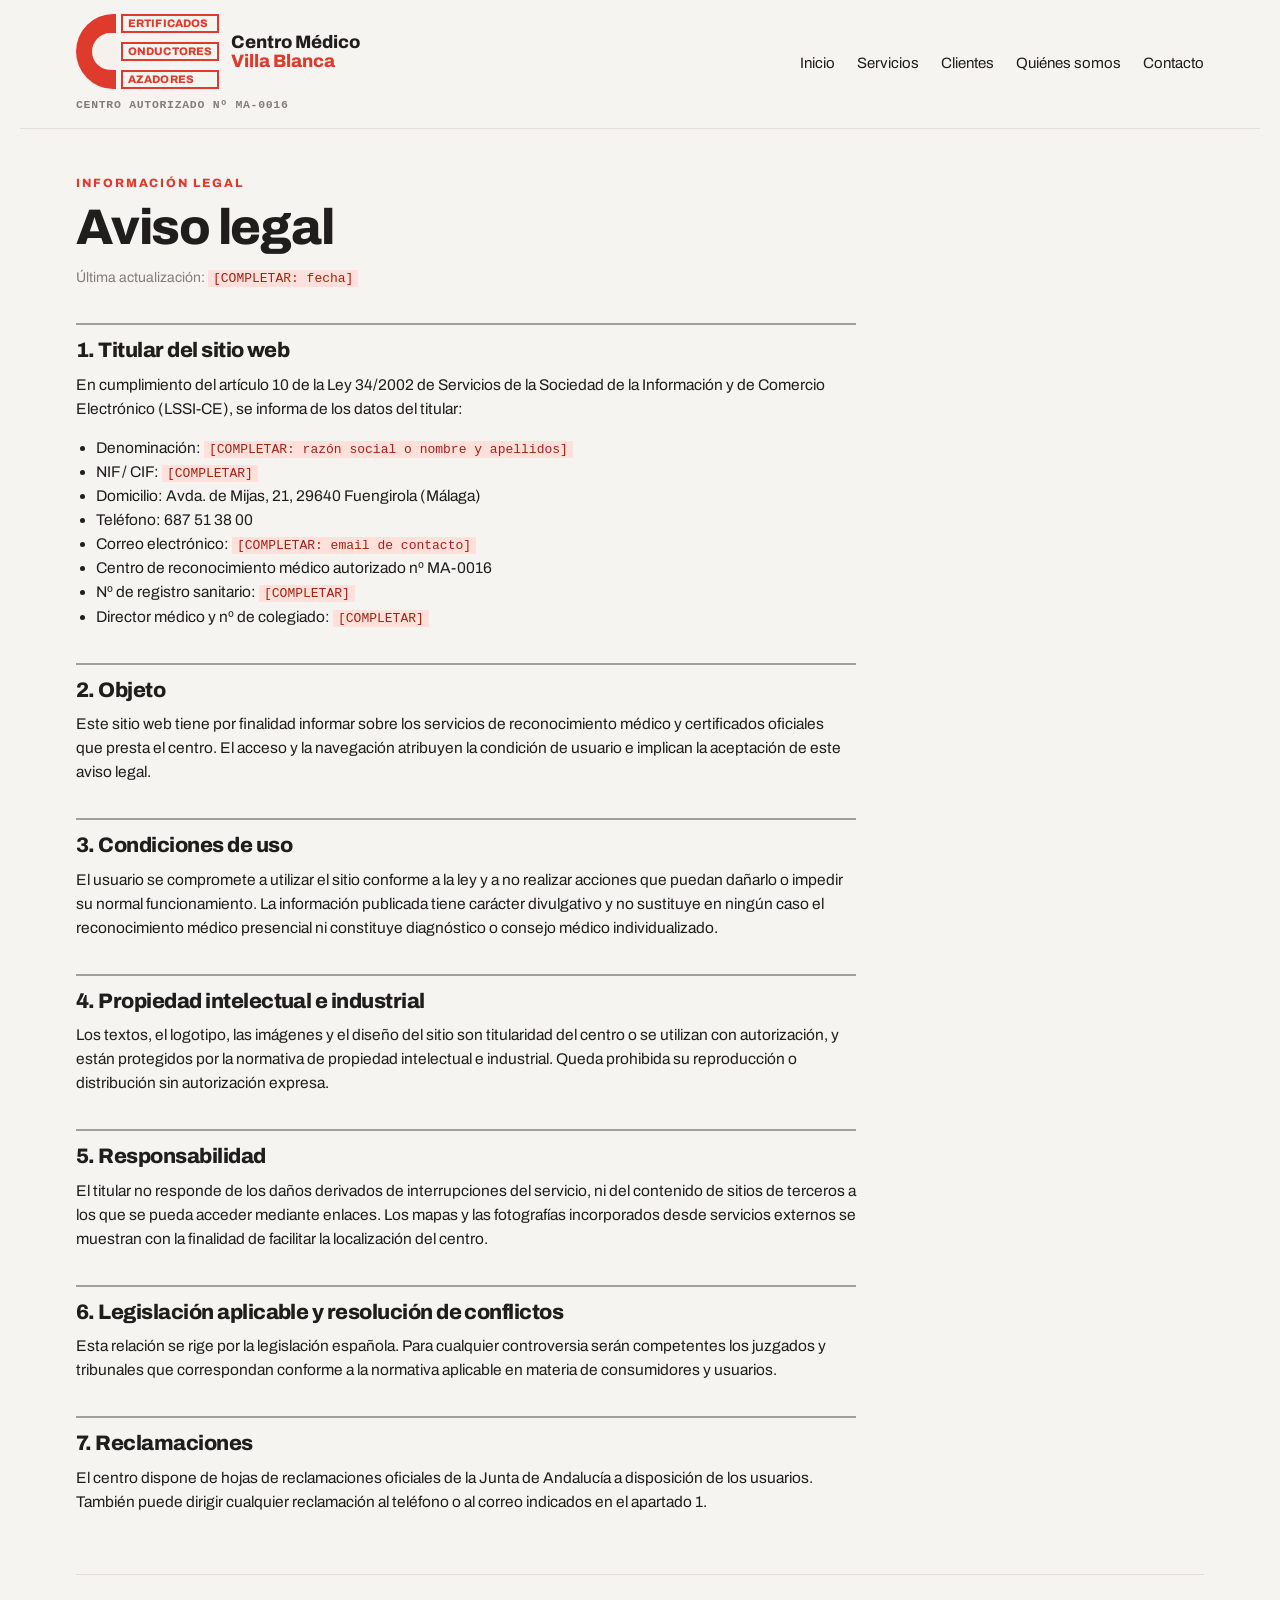
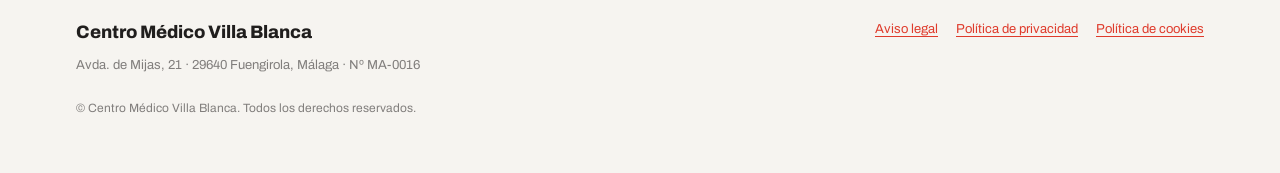
<file: aviso-legal.html>
<!DOCTYPE html>
<html lang="es">
<head>
<meta charset="utf-8">
<meta name="viewport" content="width=device-width, initial-scale=1">
<title>Aviso legal — Centro Médico Villa Blanca</title>
<meta name="description" content="Datos del titular del sitio, condiciones de uso y responsabilidad.">
<link rel="stylesheet" href="styles.css">
<style>:root,html{--color-accent:#df3b2c!important;--color-accent-600:#c62d1f!important;--color-accent-700:#a32213!important;--color-bg:#f5f2ed!important;--color-surface:#ebe6df!important}body{margin:0;background:#f5f2ed!important}.vb-shell{max-width:1180px;margin:0 auto;border-left:2px solid rgba(32,30,29,.4);border-right:2px solid rgba(32,30,29,.4)}.vb-x{padding-left:40px;padding-right:40px}.vb-top{display:flex;gap:20px;flex-wrap:wrap;align-items:center;justify-content:space-between;padding:8px 40px;background:#201e1d;color:#f5f2ed;font-size:12.5px;font-family:ui-monospace,monospace;letter-spacing:.03em}.vb-top a{color:#f5f2ed;text-decoration:none}.vb-head{position:sticky;top:0;z-index:5;background:#f5f2ed;flex-wrap:wrap}.vb-c{position:relative;flex:none;background:#df3b2c;border-radius:999px 0 0 999px}.vb-c::after{content:"";position:absolute;right:-1px;top:25%;width:62%;height:50%;background:#f5f2ed;border-radius:999px 0 0 999px}.vb-logo{display:flex;align-items:stretch;gap:5px}.vb-words{display:grid;gap:9px}.vb-word{border:2px solid #df3b2c;color:#df3b2c;font-family:Archivo,sans-serif;font-weight:800;line-height:1;letter-spacing:.01em;text-transform:uppercase;font-size:11px;padding:2px 5px}.vb-doc{max-width:52em}.vb-doc h2{font-size:21px;margin:34px 0 10px;padding-top:14px;border-top:2px solid rgba(32,30,29,.4)}.vb-doc p,.vb-doc li{font-size:15.5px}.vb-doc ul{padding-left:20px}.vb-fill{background:#ffe0da;color:#a32213;font-family:ui-monospace,monospace;font-size:13px;padding:1px 5px}@media(max-width:640px){.vb-shell{border-left:0;border-right:0}.vb-x{padding-left:18px;padding-right:18px}.vb-top{padding:8px 18px;font-size:11px;gap:8px}.vb-head{position:static;padding:12px 18px}}</style>
<link rel="stylesheet" href="modern.css">
</head>
<body>
<div class="vb-shell">

<header class="nav vb-head">
<div class="nav-brand vb-brand"><div class="vb-brand-row"><div class="vb-logo"><div class="vb-c" style="width:40px"></div><div class="vb-words"><div class="vb-word">ertificados</div><div class="vb-word">onductores</div><div class="vb-word">azadores</div></div></div><span style="line-height:1.05">Centro Médico<br><span style="color:#df3b2c">Villa Blanca</span></span></div><div class="vb-sello">Centro autorizado Nº MA-0016</div></div>
<nav style="display:flex;gap:22px;align-items:center;flex-wrap:wrap"><a href="index.html">Inicio</a><a href="servicios.html">Servicios</a><a href="clientes.html">Clientes</a><a href="nosotros.html">Quiénes somos</a><a href="contacto.html">Contacto</a></nav>
</header>
<section class="vb-x" style="padding-top:48px;padding-bottom:48px">
<h6 style="color:#df3b2c;margin-bottom:12px">Información legal</h6>
<h1 style="font-size:clamp(30px,4.4vw,50px);margin-bottom:14px">Aviso legal</h1>
<p class="text-muted" style="font-size:14px">Última actualización: <span class="vb-fill">[COMPLETAR: fecha]</span></p>
<div class="vb-doc">
<h2>1. Titular del sitio web</h2>
<p>En cumplimiento del artículo 10 de la Ley 34/2002 de Servicios de la Sociedad de la Información y de Comercio Electrónico (LSSI-CE), se informa de los datos del titular:</p>
<ul>
<li>Denominación: <span class="vb-fill">[COMPLETAR: razón social o nombre y apellidos]</span></li>
<li>NIF / CIF: <span class="vb-fill">[COMPLETAR]</span></li>
<li>Domicilio: Avda. de Mijas, 21, 29640 Fuengirola (Málaga)</li>
<li>Teléfono: 687 51 38 00</li>
<li>Correo electrónico: <span class="vb-fill">[COMPLETAR: email de contacto]</span></li>
<li>Centro de reconocimiento médico autorizado nº MA-0016</li>
<li>Nº de registro sanitario: <span class="vb-fill">[COMPLETAR]</span></li>
<li>Director médico y nº de colegiado: <span class="vb-fill">[COMPLETAR]</span></li>
</ul>
<h2>2. Objeto</h2>
<p>Este sitio web tiene por finalidad informar sobre los servicios de reconocimiento médico y certificados oficiales que presta el centro. El acceso y la navegación atribuyen la condición de usuario e implican la aceptación de este aviso legal.</p>
<h2>3. Condiciones de uso</h2>
<p>El usuario se compromete a utilizar el sitio conforme a la ley y a no realizar acciones que puedan dañarlo o impedir su normal funcionamiento. La información publicada tiene carácter divulgativo y no sustituye en ningún caso el reconocimiento médico presencial ni constituye diagnóstico o consejo médico individualizado.</p>
<h2>4. Propiedad intelectual e industrial</h2>
<p>Los textos, el logotipo, las imágenes y el diseño del sitio son titularidad del centro o se utilizan con autorización, y están protegidos por la normativa de propiedad intelectual e industrial. Queda prohibida su reproducción o distribución sin autorización expresa.</p>
<h2>5. Responsabilidad</h2>
<p>El titular no responde de los daños derivados de interrupciones del servicio, ni del contenido de sitios de terceros a los que se pueda acceder mediante enlaces. Los mapas y las fotografías incorporados desde servicios externos se muestran con la finalidad de facilitar la localización del centro.</p>
<h2>6. Legislación aplicable y resolución de conflictos</h2>
<p>Esta relación se rige por la legislación española. Para cualquier controversia serán competentes los juzgados y tribunales que correspondan conforme a la normativa aplicable en materia de consumidores y usuarios.</p>
<h2>7. Reclamaciones</h2>
<p>El centro dispone de hojas de reclamaciones oficiales de la Junta de Andalucía a disposición de los usuarios. También puede dirigir cualquier reclamación al teléfono o al correo indicados en el apartado 1.</p>
</div>
</section>
<footer class="vb-x" style="border-top:2px solid rgba(32,30,29,.4);padding-top:32px;padding-bottom:32px;display:flex;gap:24px;justify-content:space-between;flex-wrap:wrap">
<div><div style="font-family:Archivo,sans-serif;font-weight:800;font-size:18px;margin-bottom:8px">Centro Médico Villa Blanca</div><div class="text-muted" style="font-size:13px">Avda. de Mijas, 21 · 29640 Fuengirola, Málaga · Nº MA-0016</div></div>
<div style="display:flex;gap:18px;flex-wrap:wrap;font-size:13px;align-content:flex-start"><a href="aviso-legal.html" aria-current="page">Aviso legal</a><a href="politica-de-privacidad.html">Política de privacidad</a><a href="politica-de-cookies.html">Política de cookies</a></div>
<div class="text-muted" style="font-size:12px;width:100%">© Centro Médico Villa Blanca. Todos los derechos reservados.</div>
</footer>
</div>
</body>
</html>
</file>
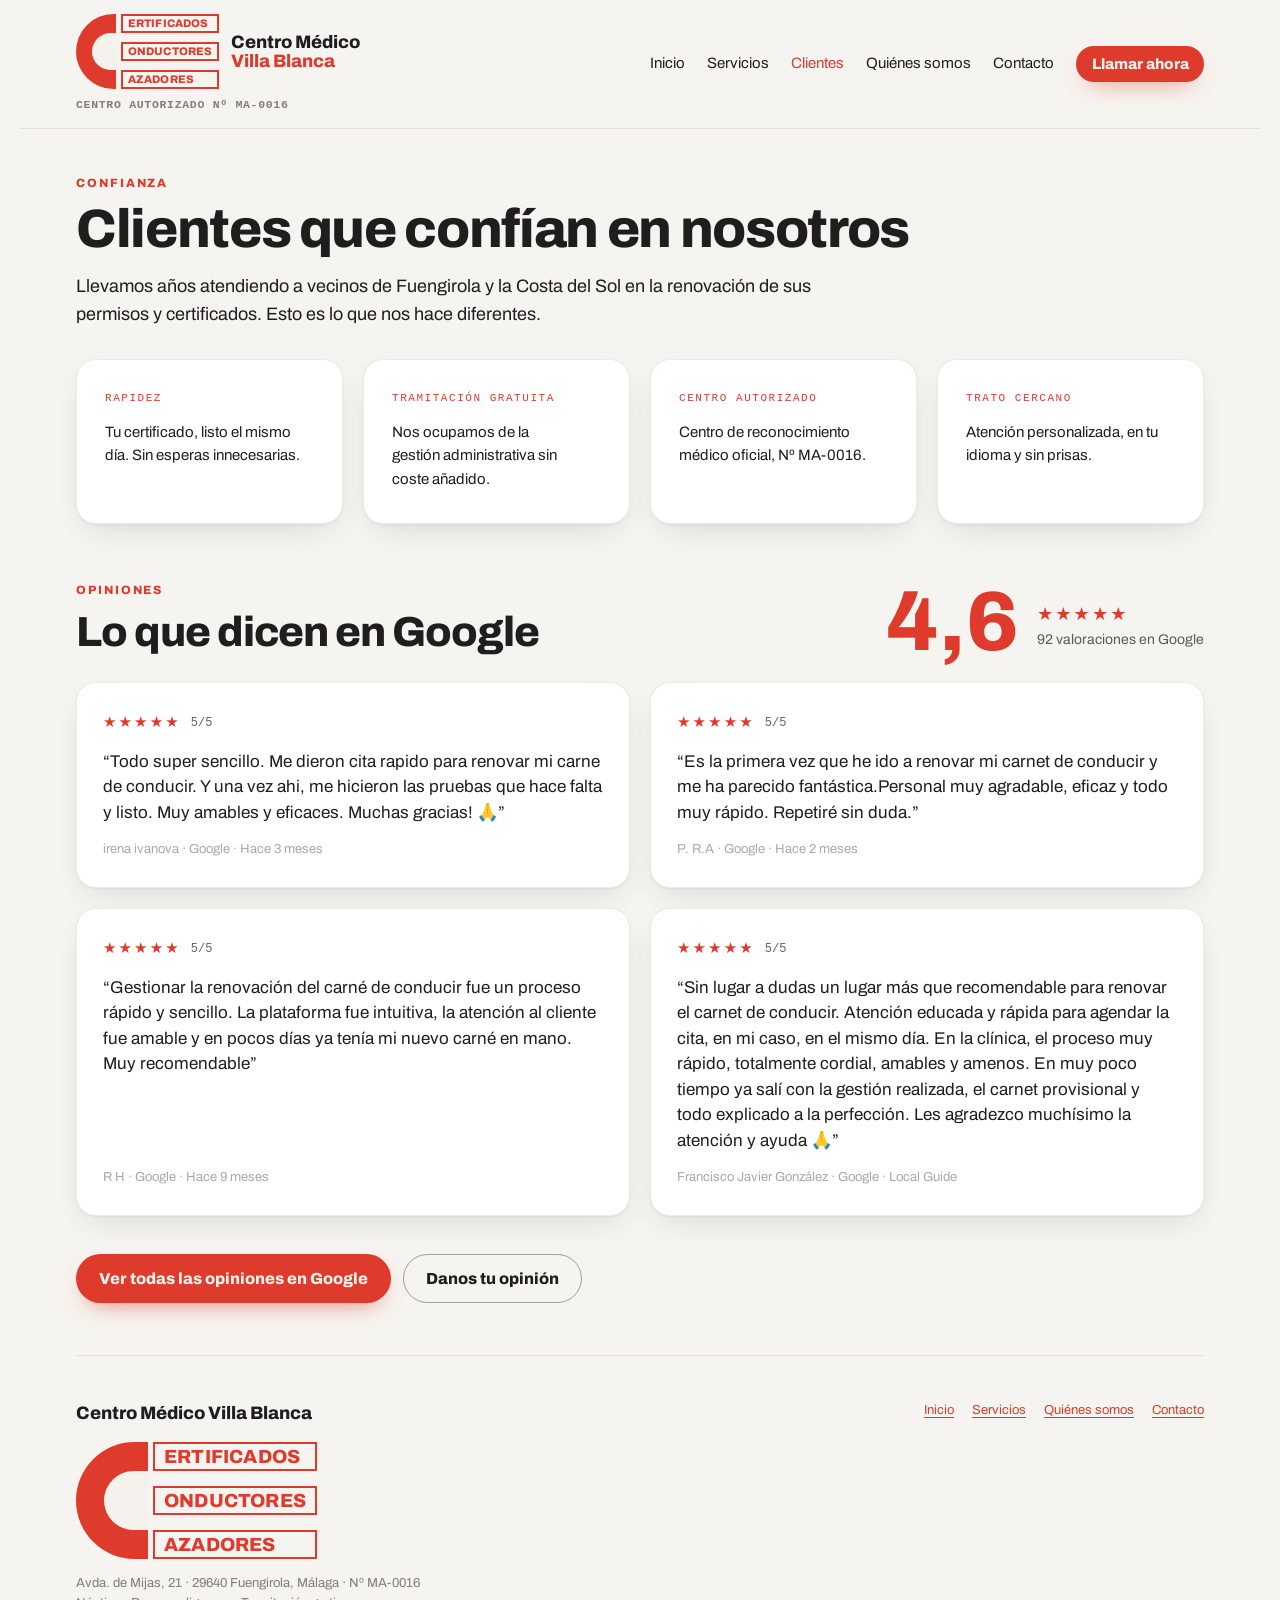
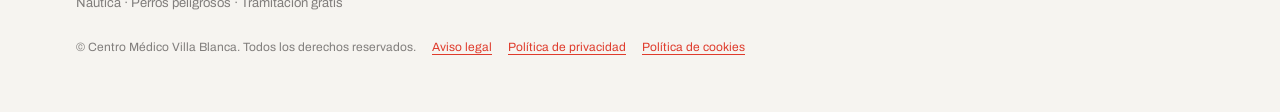
<file: clientes.html>
<!DOCTYPE html>
<html lang="es">
<head>
<meta charset="utf-8">
<meta name="viewport" content="width=device-width, initial-scale=1">
<title>Opiniones — Centro Médico Villa Blanca</title>
<meta name="description" content="4,6 sobre 5 en Google con 92 valoraciones. Opiniones de clientes del Centro Médico Villa Blanca, Fuengirola.">
<link rel="stylesheet" href="styles.css">
<style>:root,html{--color-accent:#df3b2c!important;--color-accent-600:#c62d1f!important;--color-accent-700:#a32213!important;--color-bg:#f5f2ed!important;--color-surface:#ebe6df!important}html{scroll-behavior:smooth}body{margin:0;background:#f5f2ed!important}img{max-width:100%}.vb-shell{max-width:1180px;margin:0 auto;border-left:2px solid rgba(32,30,29,.4);border-right:2px solid rgba(32,30,29,.4)}.vb-x{padding-left:40px;padding-right:40px}.vb-top{display:flex;gap:20px;flex-wrap:wrap;align-items:center;justify-content:space-between;padding:8px 40px;background:#201e1d;color:#f5f2ed;font-size:12.5px;font-family:ui-monospace,monospace;letter-spacing:.03em}.vb-top a{color:#f5f2ed;text-decoration:none}.vb-head{position:sticky;top:0;z-index:5;background:#f5f2ed;flex-wrap:wrap}.vb-4{display:grid;grid-template-columns:repeat(4,1fr)}.vb-3{display:grid;grid-template-columns:repeat(3,1fr)}.vb-cell{border-right:2px solid rgba(32,30,29,.4);border-bottom:2px solid rgba(32,30,29,.4);padding:30px 26px}.vb-num{font-family:ui-monospace,monospace;font-size:11px;letter-spacing:.1em;color:#df3b2c;margin-bottom:16px}.vb-c{position:relative;flex:none;background:#df3b2c;border-radius:999px 0 0 999px}.vb-c::after{content:"";position:absolute;right:-1px;top:25%;width:62%;height:50%;background:#f5f2ed;border-radius:999px 0 0 999px}.vb-logo{display:flex;align-items:stretch;gap:5px}.vb-words{display:grid;gap:9px}.vb-word{border:2px solid #df3b2c;color:#df3b2c;font-family:Archivo,sans-serif;font-weight:800;line-height:1;letter-spacing:.01em;text-transform:uppercase;font-size:11px;padding:2px 5px}.vb-band{background:#df3b2c;color:#f5f2ed;padding:44px 40px;display:flex;gap:32px;justify-content:space-between;align-items:flex-end;flex-wrap:wrap}.vb-cta{display:flex;gap:12px;flex-wrap:wrap}.vb-cta .btn{font-size:16px;padding:14px 22px}.vb-arrow{width:44px;height:44px;padding:0;justify-content:center;font-size:18px;border:2px solid rgba(245,242,237,.65);color:#f5f2ed;background:transparent}.vb-arrow:hover{background:rgba(245,242,237,.16)}.vb-arrow:active{background:rgba(245,242,237,.28)}@media(max-width:1000px){.vb-4{grid-template-columns:1fr 1fr}}@media(max-width:820px){.vb-4,.vb-3{grid-template-columns:1fr}}@media(max-width:640px){.vb-shell{border-left:0;border-right:0}.vb-x{padding-left:18px;padding-right:18px}.vb-top{padding:8px 18px;font-size:11px;gap:8px}.vb-head{position:static;padding:12px 18px}.vb-cell{padding:22px 18px}.vb-band{padding:32px 18px}.vb-cta .btn{width:100%;justify-content:flex-start}}</style>
<link rel="stylesheet" href="modern.css">
</head>
<body>
<div class="vb-shell">

<header class="nav vb-head">
<div class="nav-brand vb-brand"><div class="vb-brand-row"><div class="vb-logo"><div class="vb-c" style="width:40px"></div><div class="vb-words"><div class="vb-word">ertificados</div><div class="vb-word">onductores</div><div class="vb-word">azadores</div></div></div><span style="line-height:1.05">Centro Médico<br><span style="color:#df3b2c">Villa Blanca</span></span></div><div class="vb-sello">Centro autorizado Nº MA-0016</div></div>
<nav style="display:flex;gap:22px;align-items:center;flex-wrap:wrap"><a href="index.html">Inicio</a><a href="servicios.html">Servicios</a><a href="clientes.html" aria-current="page">Clientes</a><a href="nosotros.html">Quiénes somos</a><a href="contacto.html">Contacto</a><a class="btn btn-primary" href="tel:+34687513800" style="color:#f5f2ed">Llamar ahora</a></nav>
</header>
<section>
<div class="vb-x" style="padding-top:48px;padding-bottom:30px"><h6 style="color:#df3b2c;margin-bottom:12px">Confianza</h6><h1 style="font-size:clamp(30px,4.4vw,54px);margin-bottom:16px">Clientes que confían en nosotros</h1><p style="font-size:clamp(16px,2vw,18px);max-width:44em;margin:0">Llevamos años atendiendo a vecinos de Fuengirola y la Costa del Sol en la renovación de sus permisos y certificados. Esto es lo que nos hace diferentes.</p></div>
<div class="vb-4" style="border-top:2px solid rgba(32,30,29,.4);margin-right:-2px">
<div class="vb-cell"><div class="vb-num">Rapidez</div><p style="margin:0;font-size:15px">Tu certificado, listo el mismo día. Sin esperas innecesarias.</p></div>
<div class="vb-cell"><div class="vb-num">Tramitación gratuita</div><p style="margin:0;font-size:15px">Nos ocupamos de la gestión administrativa sin coste añadido.</p></div>
<div class="vb-cell"><div class="vb-num">Centro autorizado</div><p style="margin:0;font-size:15px">Centro de reconocimiento médico oficial, Nº MA-0016.</p></div>
<div class="vb-cell"><div class="vb-num">Trato cercano</div><p style="margin:0;font-size:15px">Atención personalizada, en tu idioma y sin prisas.</p></div>
</div>
</section>
<section>
<div class="vb-x" style="padding-top:52px;padding-bottom:26px;display:flex;gap:30px;align-items:flex-end;flex-wrap:wrap">
<div><h6 style="color:#df3b2c;margin-bottom:12px">Opiniones</h6><h2 style="font-size:clamp(26px,3.4vw,42px);margin:0">Lo que dicen en Google</h2></div>
<div style="display:flex;gap:18px;align-items:flex-end;margin-left:auto">
<div style="font-family:Archivo,sans-serif;font-weight:800;font-size:clamp(46px,7vw,84px);line-height:.82;color:#df3b2c">4,6</div>
<div style="padding-bottom:6px"><div style="color:#df3b2c;font-size:18px;letter-spacing:.12em">★★★★★</div><div style="font-size:14px;opacity:.72">92 valoraciones en Google</div></div>
</div>
</div>
<div class="vb-2r" style="display:grid;grid-template-columns:1fr 1fr;gap:20px;padding:0 56px 8px">
<figure style="margin:0;background:#fff;border:1px solid rgba(32,30,29,.09);border-radius:20px;padding:28px 26px;box-shadow:0 1px 2px rgba(32,30,29,.05),0 12px 32px -12px rgba(32,30,29,.16);display:flex;flex-direction:column;gap:14px"><div style="display:flex;align-items:center;gap:10px"><span style="color:#df3b2c;font-size:15px;letter-spacing:.14em">★★★★★</span><span style="font-family:ui-monospace,monospace;font-size:12px;opacity:.7">5/5</span></div><blockquote style="margin:0;font-size:17px;line-height:1.5">“Todo super sencillo. Me dieron cita rapido para renovar mi carne de conducir. Y una vez ahi, me hicieron las pruebas que hace falta y listo. Muy amables y eficaces. Muchas gracias! 🙏”</blockquote><figcaption style="margin-top:auto;font-size:13px;opacity:.7">irena ivanova · Google · Hace 3 meses</figcaption></figure>
<figure style="margin:0;background:#fff;border:1px solid rgba(32,30,29,.09);border-radius:20px;padding:28px 26px;box-shadow:0 1px 2px rgba(32,30,29,.05),0 12px 32px -12px rgba(32,30,29,.16);display:flex;flex-direction:column;gap:14px"><div style="display:flex;align-items:center;gap:10px"><span style="color:#df3b2c;font-size:15px;letter-spacing:.14em">★★★★★</span><span style="font-family:ui-monospace,monospace;font-size:12px;opacity:.7">5/5</span></div><blockquote style="margin:0;font-size:17px;line-height:1.5">“Es la primera vez que he ido a renovar mi carnet de conducir y me ha parecido fantástica.Personal muy agradable, eficaz y todo muy rápido. Repetiré sin duda.”</blockquote><figcaption style="margin-top:auto;font-size:13px;opacity:.7">P. R.A · Google · Hace 2 meses</figcaption></figure>
<figure style="margin:0;background:#fff;border:1px solid rgba(32,30,29,.09);border-radius:20px;padding:28px 26px;box-shadow:0 1px 2px rgba(32,30,29,.05),0 12px 32px -12px rgba(32,30,29,.16);display:flex;flex-direction:column;gap:14px"><div style="display:flex;align-items:center;gap:10px"><span style="color:#df3b2c;font-size:15px;letter-spacing:.14em">★★★★★</span><span style="font-family:ui-monospace,monospace;font-size:12px;opacity:.7">5/5</span></div><blockquote style="margin:0;font-size:17px;line-height:1.5">“Gestionar la renovación del carné de conducir fue un proceso rápido y sencillo. La plataforma fue intuitiva, la atención al cliente fue amable y en pocos días ya tenía mi nuevo carné en mano. Muy recomendable”</blockquote><figcaption style="margin-top:auto;font-size:13px;opacity:.7">R H · Google · Hace 9 meses</figcaption></figure>
<figure style="margin:0;background:#fff;border:1px solid rgba(32,30,29,.09);border-radius:20px;padding:28px 26px;box-shadow:0 1px 2px rgba(32,30,29,.05),0 12px 32px -12px rgba(32,30,29,.16);display:flex;flex-direction:column;gap:14px"><div style="display:flex;align-items:center;gap:10px"><span style="color:#df3b2c;font-size:15px;letter-spacing:.14em">★★★★★</span><span style="font-family:ui-monospace,monospace;font-size:12px;opacity:.7">5/5</span></div><blockquote style="margin:0;font-size:17px;line-height:1.5">“Sin lugar a dudas un lugar más que recomendable para renovar el carnet de conducir. Atención educada y rápida para agendar la cita, en mi caso, en el mismo día. En la clínica, el proceso muy rápido, totalmente cordial, amables y amenos. En muy poco tiempo ya salí con la gestión realizada, el carnet provisional y todo explicado a la perfección. Les agradezco muchísimo la atención y ayuda 🙏”</blockquote><figcaption style="margin-top:auto;font-size:13px;opacity:.7">Francisco Javier González · Google · Local Guide</figcaption></figure>
</div>
<div class="vb-x vb-cta" style="padding-top:30px;padding-bottom:52px"><a class="btn btn-primary" href="https://search.google.com/local/reviews?placeid=ChIJR_fxFj7icg0R-R1hrfKeuTk">Ver todas las opiniones en Google</a><a class="btn btn-secondary" href="https://search.google.com/local/reviews?placeid=ChIJR_fxFj7icg0R-R1hrfKeuTk">Danos tu opinión</a></div>
</section>
<footer class="vb-x" style="border-top:2px solid rgba(32,30,29,.4);padding-top:32px;padding-bottom:32px;display:flex;gap:24px;justify-content:space-between;flex-wrap:wrap">
<div><div style="font-family:Archivo,sans-serif;font-weight:800;font-size:18px;margin-bottom:14px">Centro Médico Villa Blanca</div><div class="vb-logo" style="margin-bottom:14px"><div class="vb-c" style="width:72px"></div><div class="vb-words" style="gap:15px"><div class="vb-word" style="font-size:19px;padding:3px 9px">ertificados</div><div class="vb-word" style="font-size:19px;padding:3px 9px">onductores</div><div class="vb-word" style="font-size:19px;padding:3px 9px">azadores</div></div></div><div class="text-muted" style="font-size:13px">Avda. de Mijas, 21 · 29640 Fuengirola, Málaga · Nº MA-0016</div><div class="text-muted" style="font-size:13px">Náutica · Perros peligrosos · Tramitación gratis</div></div>
<div style="display:flex;gap:18px;flex-wrap:wrap;font-size:13px;align-content:flex-start"><a href="index.html">Inicio</a><a href="servicios.html">Servicios</a><a href="nosotros.html">Quiénes somos</a><a href="contacto.html">Contacto</a></div>
<div class="text-muted" style="font-size:12px;width:100%;display:flex;gap:16px;flex-wrap:wrap;align-items:baseline"><span>© Centro Médico Villa Blanca. Todos los derechos reservados.</span><a href="aviso-legal.html">Aviso legal</a><a href="politica-de-privacidad.html">Política de privacidad</a><a href="politica-de-cookies.html">Política de cookies</a></div>
</footer>
</div>

</body>
</html>
</file>
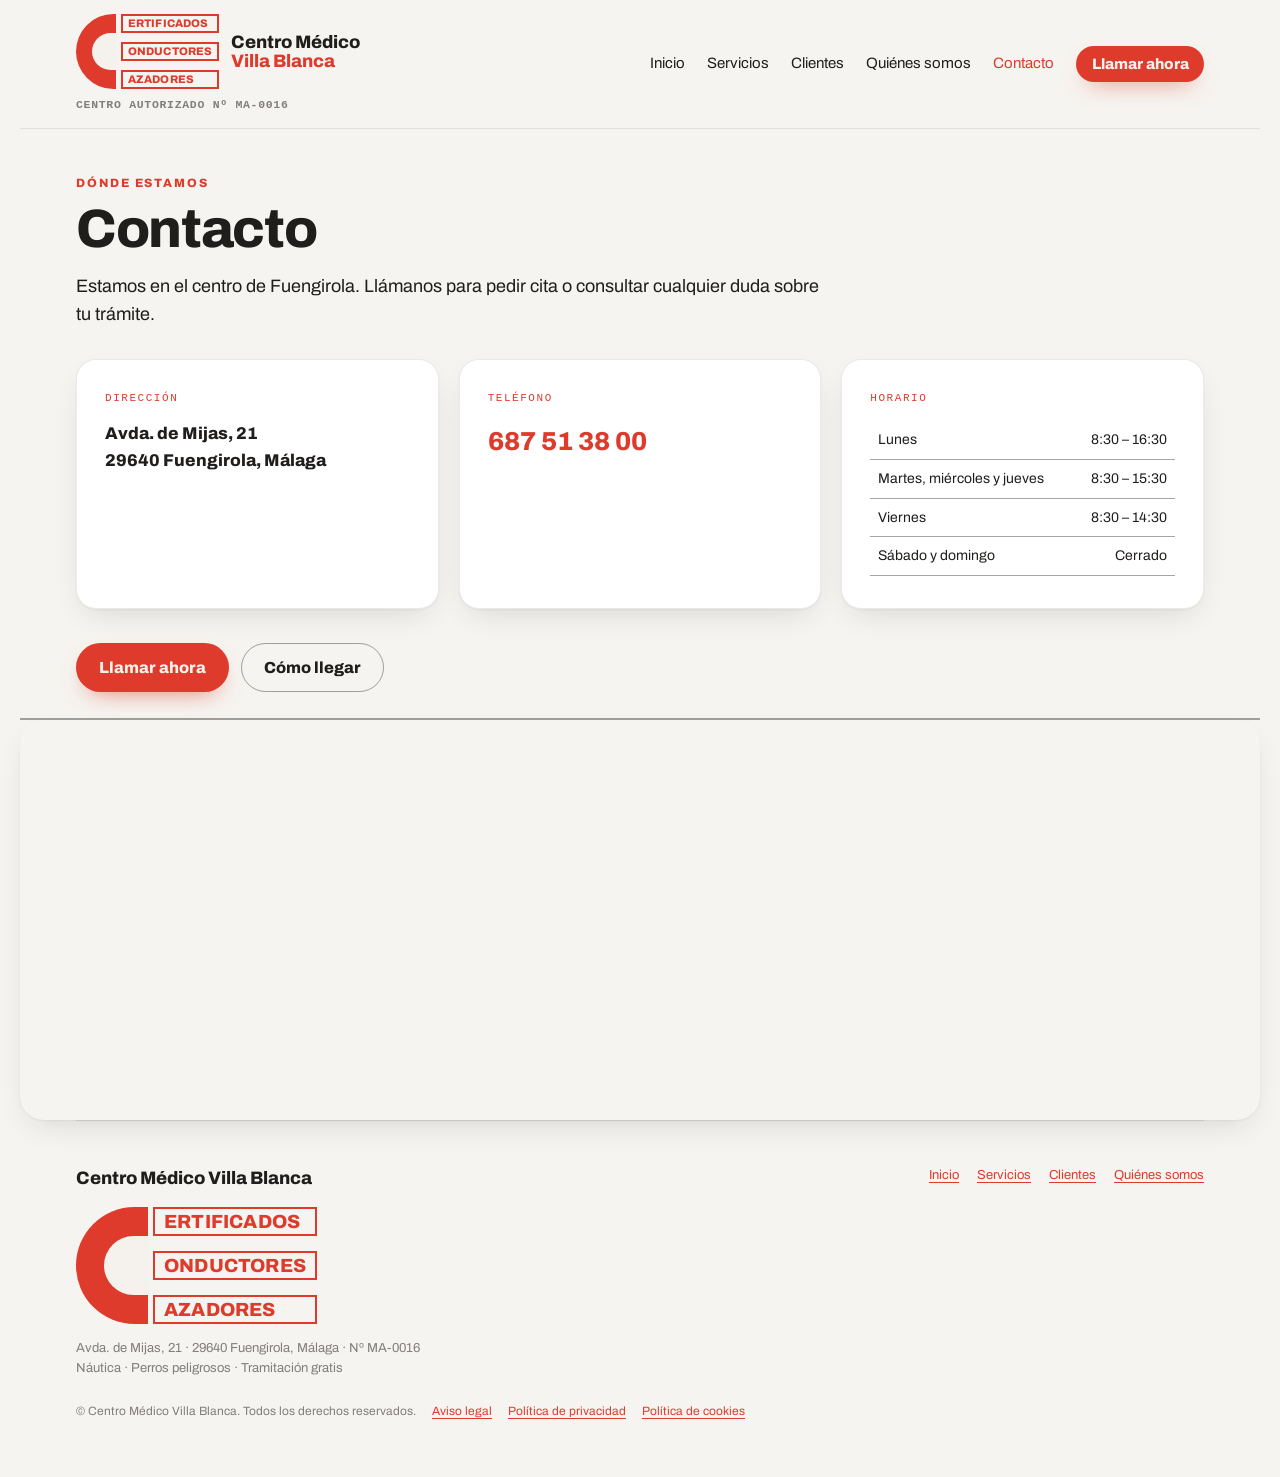
<file: contacto.html>
<!DOCTYPE html>
<html lang="es">
<head>
<meta charset="utf-8">
<meta name="viewport" content="width=device-width, initial-scale=1">
<title>Contacto — Centro Médico Villa Blanca</title>
<meta name="description" content="Avda. de Mijas, 21, 29640 Fuengirola. Teléfono 687 51 38 00. Horario y mapa.">
<link rel="stylesheet" href="styles.css">
<style>:root,html{--color-accent:#df3b2c!important;--color-accent-600:#c62d1f!important;--color-accent-700:#a32213!important;--color-bg:#f5f2ed!important;--color-surface:#ebe6df!important}html{scroll-behavior:smooth}body{margin:0;background:#f5f2ed!important}img{max-width:100%}.vb-shell{max-width:1180px;margin:0 auto;border-left:2px solid rgba(32,30,29,.4);border-right:2px solid rgba(32,30,29,.4)}.vb-x{padding-left:40px;padding-right:40px}.vb-top{display:flex;gap:20px;flex-wrap:wrap;align-items:center;justify-content:space-between;padding:8px 40px;background:#201e1d;color:#f5f2ed;font-size:12.5px;font-family:ui-monospace,monospace;letter-spacing:.03em}.vb-top a{color:#f5f2ed;text-decoration:none}.vb-head{position:sticky;top:0;z-index:5;background:#f5f2ed;flex-wrap:wrap}.vb-3{display:grid;grid-template-columns:repeat(3,1fr)}.vb-cell{border-right:2px solid rgba(32,30,29,.4);border-bottom:2px solid rgba(32,30,29,.4);padding:30px 26px}.vb-num{font-family:ui-monospace,monospace;font-size:11px;letter-spacing:.1em;color:#df3b2c;margin-bottom:16px}.vb-c{position:relative;flex:none;background:#df3b2c;border-radius:999px 0 0 999px}.vb-c::after{content:"";position:absolute;right:-1px;top:25%;width:62%;height:50%;background:#f5f2ed;border-radius:999px 0 0 999px}.vb-logo{display:flex;align-items:stretch;gap:5px}.vb-words{display:grid;gap:9px}.vb-word{border:2px solid #df3b2c;color:#df3b2c;font-family:Archivo,sans-serif;font-weight:800;line-height:1;letter-spacing:.01em;text-transform:uppercase;font-size:11px;padding:2px 5px}.vb-cta{display:flex;gap:12px;flex-wrap:wrap}.vb-cta .btn{font-size:16px;padding:14px 22px}.vb-map{width:100%;height:400px;border:0;display:block}@media(max-width:820px){.vb-3{grid-template-columns:1fr}}@media(max-width:640px){.vb-shell{border-left:0;border-right:0}.vb-x{padding-left:18px;padding-right:18px}.vb-top{padding:8px 18px;font-size:11px;gap:8px}.vb-head{position:static;padding:12px 18px}.vb-cell{padding:22px 18px}.vb-map{height:300px}.vb-cta .btn{width:100%;justify-content:flex-start}}</style>
<link rel="stylesheet" href="modern.css">
</head>
<body>
<div class="vb-shell">

<header class="nav vb-head">
<div class="nav-brand vb-brand"><div class="vb-brand-row"><div class="vb-logo"><div class="vb-c" style="width:40px"></div><div class="vb-words"><div class="vb-word">ertificados</div><div class="vb-word">onductores</div><div class="vb-word">azadores</div></div></div><span style="line-height:1.05">Centro Médico<br><span style="color:#df3b2c">Villa Blanca</span></span></div><div class="vb-sello">Centro autorizado Nº MA-0016</div></div>
<nav style="display:flex;gap:22px;align-items:center;flex-wrap:wrap"><a href="index.html">Inicio</a><a href="servicios.html">Servicios</a><a href="clientes.html">Clientes</a><a href="nosotros.html">Quiénes somos</a><a href="contacto.html" aria-current="page">Contacto</a><a class="btn btn-primary" href="tel:+34687513800" style="color:#f5f2ed">Llamar ahora</a></nav>
</header>
<section>
<div class="vb-x" style="padding-top:48px;padding-bottom:30px"><h6 style="color:#df3b2c;margin-bottom:12px">Dónde estamos</h6><h1 style="font-size:clamp(30px,4.4vw,54px);margin-bottom:16px">Contacto</h1><p style="font-size:clamp(16px,2vw,18px);max-width:44em;margin:0">Estamos en el centro de Fuengirola. Llámanos para pedir cita o consultar cualquier duda sobre tu trámite.</p></div>
<div class="vb-3" style="border-top:2px solid rgba(32,30,29,.4);margin-right:-2px">
<div class="vb-cell"><div class="vb-num">Dirección</div><p style="margin:0;font-size:17px;font-family:Archivo,sans-serif;font-weight:800">Avda. de Mijas, 21<br>29640 Fuengirola, Málaga</p></div>
<div class="vb-cell"><div class="vb-num">Teléfono</div><a href="tel:+34687513800" style="font-size:26px;font-family:Archivo,sans-serif;font-weight:800;text-decoration:none">687 51 38 00</a></div>
<div class="vb-cell"><div class="vb-num">Horario</div><table class="table"><tbody><tr><td>Lunes</td><td style="text-align:right">8:30 – 16:30</td></tr><tr><td>Martes, miércoles y jueves</td><td style="text-align:right">8:30 – 15:30</td></tr><tr><td>Viernes</td><td style="text-align:right">8:30 – 14:30</td></tr><tr><td>Sábado y domingo</td><td style="text-align:right">Cerrado</td></tr></tbody></table></div>
</div>
<div class="vb-x vb-cta" style="padding-top:26px;padding-bottom:26px;border-bottom:2px solid rgba(32,30,29,.4)"><a class="btn btn-primary" href="tel:+34687513800">Llamar ahora</a><a class="btn btn-secondary" href="https://www.google.com/maps/search/?api=1&amp;query=Avda.+de+Mijas+21+Fuengirola">Cómo llegar</a></div>
<iframe class="vb-map" title="Mapa: Avda. de Mijas 21, Fuengirola" src="https://www.openstreetmap.org/export/embed.html?bbox=-4.63444%2C36.53870%2C-4.62244%2C36.54590&amp;layer=mapnik&amp;marker=36.5423%2C-4.62844" loading="lazy"></iframe>
</section>
<footer class="vb-x" style="border-top:2px solid rgba(32,30,29,.4);padding-top:32px;padding-bottom:32px;display:flex;gap:24px;justify-content:space-between;flex-wrap:wrap">
<div><div style="font-family:Archivo,sans-serif;font-weight:800;font-size:18px;margin-bottom:14px">Centro Médico Villa Blanca</div><div class="vb-logo" style="margin-bottom:14px"><div class="vb-c" style="width:72px"></div><div class="vb-words" style="gap:15px"><div class="vb-word" style="font-size:19px;padding:3px 9px">ertificados</div><div class="vb-word" style="font-size:19px;padding:3px 9px">onductores</div><div class="vb-word" style="font-size:19px;padding:3px 9px">azadores</div></div></div><div class="text-muted" style="font-size:13px">Avda. de Mijas, 21 · 29640 Fuengirola, Málaga · Nº MA-0016</div><div class="text-muted" style="font-size:13px">Náutica · Perros peligrosos · Tramitación gratis</div></div>
<div style="display:flex;gap:18px;flex-wrap:wrap;font-size:13px;align-content:flex-start"><a href="index.html">Inicio</a><a href="servicios.html">Servicios</a><a href="clientes.html">Clientes</a><a href="nosotros.html">Quiénes somos</a></div>
<div class="text-muted" style="font-size:12px;width:100%;display:flex;gap:16px;flex-wrap:wrap;align-items:baseline"><span>© Centro Médico Villa Blanca. Todos los derechos reservados.</span><a href="aviso-legal.html">Aviso legal</a><a href="politica-de-privacidad.html">Política de privacidad</a><a href="politica-de-cookies.html">Política de cookies</a></div>
</footer>
</div>
</body>
</html>
</file>
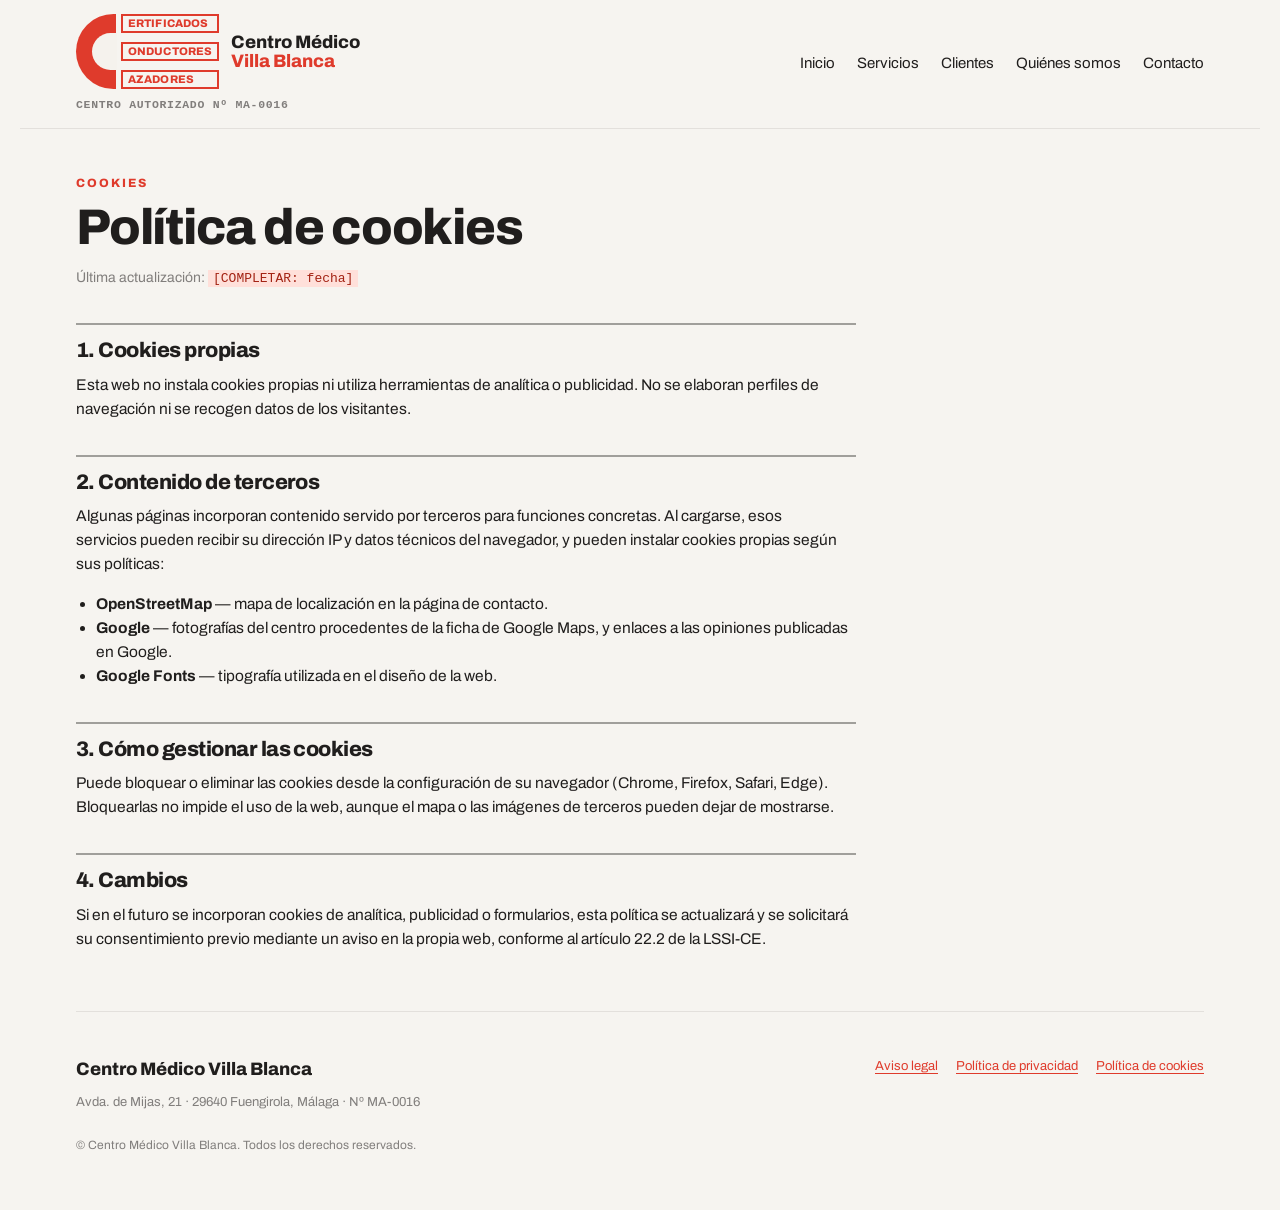
<file: politica-de-cookies.html>
<!DOCTYPE html>
<html lang="es">
<head>
<meta charset="utf-8">
<meta name="viewport" content="width=device-width, initial-scale=1">
<title>Política de cookies — Centro Médico Villa Blanca</title>
<meta name="description" content="Cookies propias y contenido de terceros utilizados en esta web.">
<link rel="stylesheet" href="styles.css">
<style>:root,html{--color-accent:#df3b2c!important;--color-accent-600:#c62d1f!important;--color-accent-700:#a32213!important;--color-bg:#f5f2ed!important;--color-surface:#ebe6df!important}body{margin:0;background:#f5f2ed!important}.vb-shell{max-width:1180px;margin:0 auto;border-left:2px solid rgba(32,30,29,.4);border-right:2px solid rgba(32,30,29,.4)}.vb-x{padding-left:40px;padding-right:40px}.vb-top{display:flex;gap:20px;flex-wrap:wrap;align-items:center;justify-content:space-between;padding:8px 40px;background:#201e1d;color:#f5f2ed;font-size:12.5px;font-family:ui-monospace,monospace;letter-spacing:.03em}.vb-top a{color:#f5f2ed;text-decoration:none}.vb-head{position:sticky;top:0;z-index:5;background:#f5f2ed;flex-wrap:wrap}.vb-c{position:relative;flex:none;background:#df3b2c;border-radius:999px 0 0 999px}.vb-c::after{content:"";position:absolute;right:-1px;top:25%;width:62%;height:50%;background:#f5f2ed;border-radius:999px 0 0 999px}.vb-logo{display:flex;align-items:stretch;gap:5px}.vb-words{display:grid;gap:9px}.vb-word{border:2px solid #df3b2c;color:#df3b2c;font-family:Archivo,sans-serif;font-weight:800;line-height:1;letter-spacing:.01em;text-transform:uppercase;font-size:11px;padding:2px 5px}.vb-doc{max-width:52em}.vb-doc h2{font-size:21px;margin:34px 0 10px;padding-top:14px;border-top:2px solid rgba(32,30,29,.4)}.vb-doc p,.vb-doc li{font-size:15.5px}.vb-doc ul{padding-left:20px}.vb-fill{background:#ffe0da;color:#a32213;font-family:ui-monospace,monospace;font-size:13px;padding:1px 5px}@media(max-width:640px){.vb-shell{border-left:0;border-right:0}.vb-x{padding-left:18px;padding-right:18px}.vb-top{padding:8px 18px;font-size:11px;gap:8px}.vb-head{position:static;padding:12px 18px}}</style>
<link rel="stylesheet" href="modern.css">
</head>
<body>
<div class="vb-shell">

<header class="nav vb-head">
<div class="nav-brand vb-brand"><div class="vb-brand-row"><div class="vb-logo"><div class="vb-c" style="width:40px"></div><div class="vb-words"><div class="vb-word">ertificados</div><div class="vb-word">onductores</div><div class="vb-word">azadores</div></div></div><span style="line-height:1.05">Centro Médico<br><span style="color:#df3b2c">Villa Blanca</span></span></div><div class="vb-sello">Centro autorizado Nº MA-0016</div></div>
<nav style="display:flex;gap:22px;align-items:center;flex-wrap:wrap"><a href="index.html">Inicio</a><a href="servicios.html">Servicios</a><a href="clientes.html">Clientes</a><a href="nosotros.html">Quiénes somos</a><a href="contacto.html">Contacto</a></nav>
</header>
<section class="vb-x" style="padding-top:48px;padding-bottom:48px">
<h6 style="color:#df3b2c;margin-bottom:12px">Cookies</h6>
<h1 style="font-size:clamp(30px,4.4vw,50px);margin-bottom:14px">Política de cookies</h1>
<p class="text-muted" style="font-size:14px">Última actualización: <span class="vb-fill">[COMPLETAR: fecha]</span></p>
<div class="vb-doc">
<h2>1. Cookies propias</h2>
<p>Esta web no instala cookies propias ni utiliza herramientas de analítica o publicidad. No se elaboran perfiles de navegación ni se recogen datos de los visitantes.</p>
<h2>2. Contenido de terceros</h2>
<p>Algunas páginas incorporan contenido servido por terceros para funciones concretas. Al cargarse, esos servicios pueden recibir su dirección IP y datos técnicos del navegador, y pueden instalar cookies propias según sus políticas:</p>
<ul>
<li><strong>OpenStreetMap</strong> — mapa de localización en la página de contacto.</li>
<li><strong>Google</strong> — fotografías del centro procedentes de la ficha de Google Maps, y enlaces a las opiniones publicadas en Google.</li>
<li><strong>Google Fonts</strong> — tipografía utilizada en el diseño de la web.</li>
</ul>
<h2>3. Cómo gestionar las cookies</h2>
<p>Puede bloquear o eliminar las cookies desde la configuración de su navegador (Chrome, Firefox, Safari, Edge). Bloquearlas no impide el uso de la web, aunque el mapa o las imágenes de terceros pueden dejar de mostrarse.</p>
<h2>4. Cambios</h2>
<p>Si en el futuro se incorporan cookies de analítica, publicidad o formularios, esta política se actualizará y se solicitará su consentimiento previo mediante un aviso en la propia web, conforme al artículo 22.2 de la LSSI-CE.</p>
</div>
</section>
<footer class="vb-x" style="border-top:2px solid rgba(32,30,29,.4);padding-top:32px;padding-bottom:32px;display:flex;gap:24px;justify-content:space-between;flex-wrap:wrap">
<div><div style="font-family:Archivo,sans-serif;font-weight:800;font-size:18px;margin-bottom:8px">Centro Médico Villa Blanca</div><div class="text-muted" style="font-size:13px">Avda. de Mijas, 21 · 29640 Fuengirola, Málaga · Nº MA-0016</div></div>
<div style="display:flex;gap:18px;flex-wrap:wrap;font-size:13px;align-content:flex-start"><a href="aviso-legal.html">Aviso legal</a><a href="politica-de-privacidad.html">Política de privacidad</a><a href="politica-de-cookies.html" aria-current="page">Política de cookies</a></div>
<div class="text-muted" style="font-size:12px;width:100%">© Centro Médico Villa Blanca. Todos los derechos reservados.</div>
</footer>
</div>
</body>
</html>
</file>
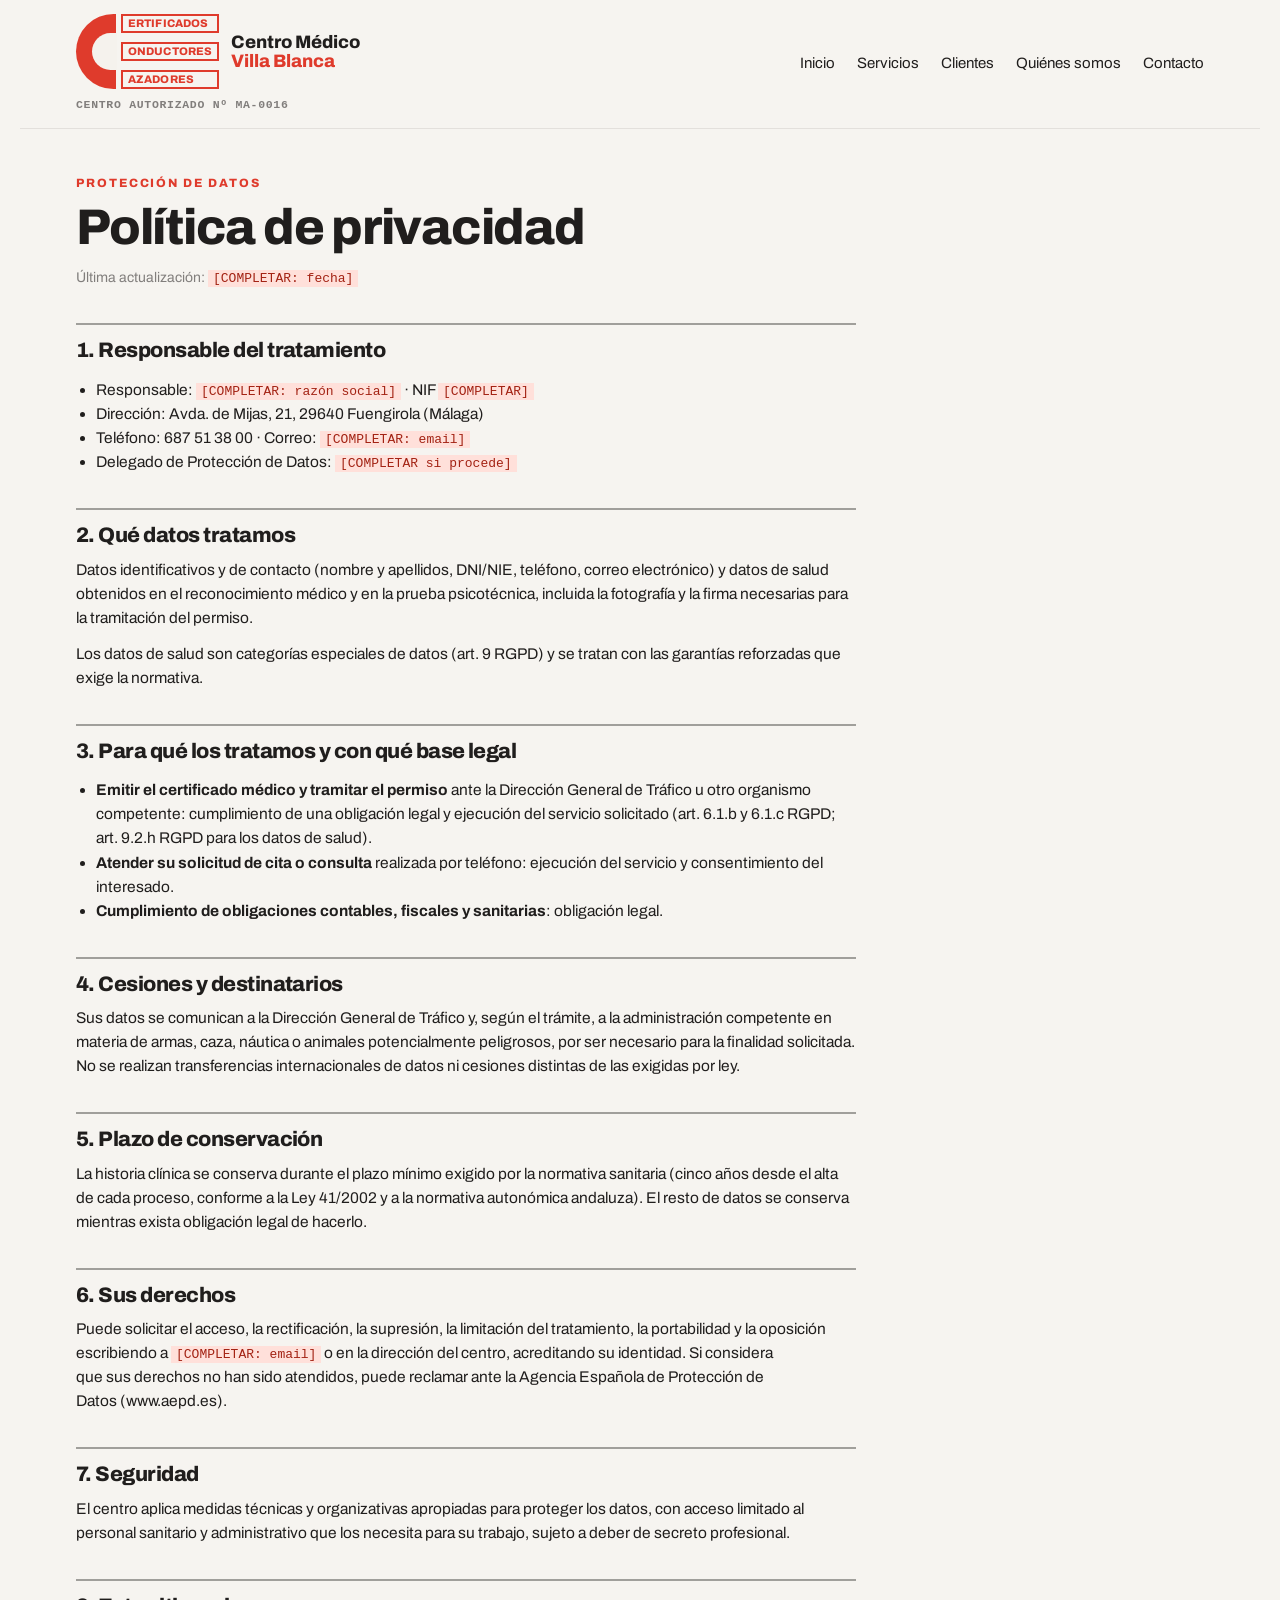
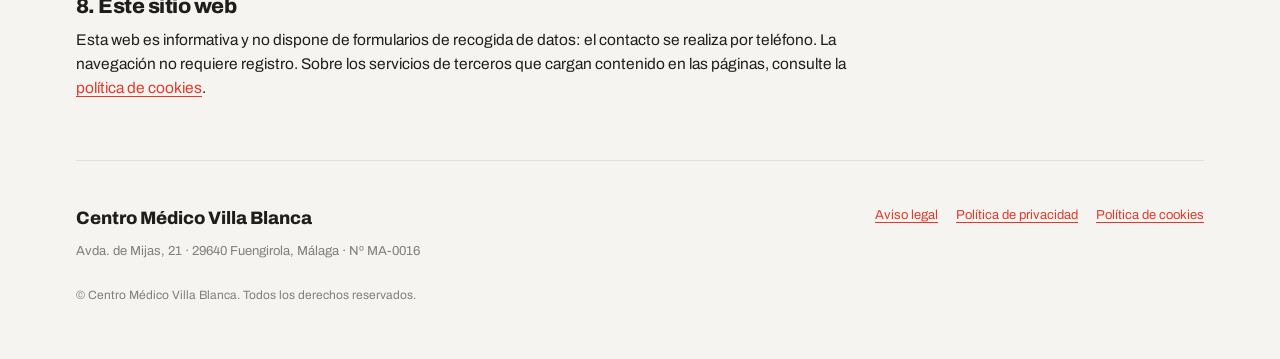
<file: politica-de-privacidad.html>
<!DOCTYPE html>
<html lang="es">
<head>
<meta charset="utf-8">
<meta name="viewport" content="width=device-width, initial-scale=1">
<title>Política de privacidad — Centro Médico Villa Blanca</title>
<meta name="description" content="Información sobre el tratamiento de datos personales y de salud conforme al RGPD.">
<link rel="stylesheet" href="styles.css">
<style>:root,html{--color-accent:#df3b2c!important;--color-accent-600:#c62d1f!important;--color-accent-700:#a32213!important;--color-bg:#f5f2ed!important;--color-surface:#ebe6df!important}body{margin:0;background:#f5f2ed!important}.vb-shell{max-width:1180px;margin:0 auto;border-left:2px solid rgba(32,30,29,.4);border-right:2px solid rgba(32,30,29,.4)}.vb-x{padding-left:40px;padding-right:40px}.vb-top{display:flex;gap:20px;flex-wrap:wrap;align-items:center;justify-content:space-between;padding:8px 40px;background:#201e1d;color:#f5f2ed;font-size:12.5px;font-family:ui-monospace,monospace;letter-spacing:.03em}.vb-top a{color:#f5f2ed;text-decoration:none}.vb-head{position:sticky;top:0;z-index:5;background:#f5f2ed;flex-wrap:wrap}.vb-c{position:relative;flex:none;background:#df3b2c;border-radius:999px 0 0 999px}.vb-c::after{content:"";position:absolute;right:-1px;top:25%;width:62%;height:50%;background:#f5f2ed;border-radius:999px 0 0 999px}.vb-logo{display:flex;align-items:stretch;gap:5px}.vb-words{display:grid;gap:9px}.vb-word{border:2px solid #df3b2c;color:#df3b2c;font-family:Archivo,sans-serif;font-weight:800;line-height:1;letter-spacing:.01em;text-transform:uppercase;font-size:11px;padding:2px 5px}.vb-doc{max-width:52em}.vb-doc h2{font-size:21px;margin:34px 0 10px;padding-top:14px;border-top:2px solid rgba(32,30,29,.4)}.vb-doc p,.vb-doc li{font-size:15.5px}.vb-doc ul{padding-left:20px}.vb-fill{background:#ffe0da;color:#a32213;font-family:ui-monospace,monospace;font-size:13px;padding:1px 5px}@media(max-width:640px){.vb-shell{border-left:0;border-right:0}.vb-x{padding-left:18px;padding-right:18px}.vb-top{padding:8px 18px;font-size:11px;gap:8px}.vb-head{position:static;padding:12px 18px}}</style>
<link rel="stylesheet" href="modern.css">
</head>
<body>
<div class="vb-shell">

<header class="nav vb-head">
<div class="nav-brand vb-brand"><div class="vb-brand-row"><div class="vb-logo"><div class="vb-c" style="width:40px"></div><div class="vb-words"><div class="vb-word">ertificados</div><div class="vb-word">onductores</div><div class="vb-word">azadores</div></div></div><span style="line-height:1.05">Centro Médico<br><span style="color:#df3b2c">Villa Blanca</span></span></div><div class="vb-sello">Centro autorizado Nº MA-0016</div></div>
<nav style="display:flex;gap:22px;align-items:center;flex-wrap:wrap"><a href="index.html">Inicio</a><a href="servicios.html">Servicios</a><a href="clientes.html">Clientes</a><a href="nosotros.html">Quiénes somos</a><a href="contacto.html">Contacto</a></nav>
</header>
<section class="vb-x" style="padding-top:48px;padding-bottom:48px">
<h6 style="color:#df3b2c;margin-bottom:12px">Protección de datos</h6>
<h1 style="font-size:clamp(30px,4.4vw,50px);margin-bottom:14px">Política de privacidad</h1>
<p class="text-muted" style="font-size:14px">Última actualización: <span class="vb-fill">[COMPLETAR: fecha]</span></p>
<div class="vb-doc">
<h2>1. Responsable del tratamiento</h2>
<ul>
<li>Responsable: <span class="vb-fill">[COMPLETAR: razón social]</span> · NIF <span class="vb-fill">[COMPLETAR]</span></li>
<li>Dirección: Avda. de Mijas, 21, 29640 Fuengirola (Málaga)</li>
<li>Teléfono: 687 51 38 00 · Correo: <span class="vb-fill">[COMPLETAR: email]</span></li>
<li>Delegado de Protección de Datos: <span class="vb-fill">[COMPLETAR si procede]</span></li>
</ul>
<h2>2. Qué datos tratamos</h2>
<p>Datos identificativos y de contacto (nombre y apellidos, DNI/NIE, teléfono, correo electrónico) y datos de salud obtenidos en el reconocimiento médico y en la prueba psicotécnica, incluida la fotografía y la firma necesarias para la tramitación del permiso.</p>
<p>Los datos de salud son categorías especiales de datos (art. 9 RGPD) y se tratan con las garantías reforzadas que exige la normativa.</p>
<h2>3. Para qué los tratamos y con qué base legal</h2>
<ul>
<li><strong>Emitir el certificado médico y tramitar el permiso</strong> ante la Dirección General de Tráfico u otro organismo competente: cumplimiento de una obligación legal y ejecución del servicio solicitado (art. 6.1.b y 6.1.c RGPD; art. 9.2.h RGPD para los datos de salud).</li>
<li><strong>Atender su solicitud de cita o consulta</strong> realizada por teléfono: ejecución del servicio y consentimiento del interesado.</li>
<li><strong>Cumplimiento de obligaciones contables, fiscales y sanitarias</strong>: obligación legal.</li>
</ul>
<h2>4. Cesiones y destinatarios</h2>
<p>Sus datos se comunican a la Dirección General de Tráfico y, según el trámite, a la administración competente en materia de armas, caza, náutica o animales potencialmente peligrosos, por ser necesario para la finalidad solicitada. No se realizan transferencias internacionales de datos ni cesiones distintas de las exigidas por ley.</p>
<h2>5. Plazo de conservación</h2>
<p>La historia clínica se conserva durante el plazo mínimo exigido por la normativa sanitaria (cinco años desde el alta de cada proceso, conforme a la Ley 41/2002 y a la normativa autonómica andaluza). El resto de datos se conserva mientras exista obligación legal de hacerlo.</p>
<h2>6. Sus derechos</h2>
<p>Puede solicitar el acceso, la rectificación, la supresión, la limitación del tratamiento, la portabilidad y la oposición escribiendo a <span class="vb-fill">[COMPLETAR: email]</span> o en la dirección del centro, acreditando su identidad. Si considera que sus derechos no han sido atendidos, puede reclamar ante la Agencia Española de Protección de Datos (www.aepd.es).</p>
<h2>7. Seguridad</h2>
<p>El centro aplica medidas técnicas y organizativas apropiadas para proteger los datos, con acceso limitado al personal sanitario y administrativo que los necesita para su trabajo, sujeto a deber de secreto profesional.</p>
<h2>8. Este sitio web</h2>
<p>Esta web es informativa y no dispone de formularios de recogida de datos: el contacto se realiza por teléfono. La navegación no requiere registro. Sobre los servicios de terceros que cargan contenido en las páginas, consulte la <a href="politica-de-cookies.html">política de cookies</a>.</p>
</div>
</section>
<footer class="vb-x" style="border-top:2px solid rgba(32,30,29,.4);padding-top:32px;padding-bottom:32px;display:flex;gap:24px;justify-content:space-between;flex-wrap:wrap">
<div><div style="font-family:Archivo,sans-serif;font-weight:800;font-size:18px;margin-bottom:8px">Centro Médico Villa Blanca</div><div class="text-muted" style="font-size:13px">Avda. de Mijas, 21 · 29640 Fuengirola, Málaga · Nº MA-0016</div></div>
<div style="display:flex;gap:18px;flex-wrap:wrap;font-size:13px;align-content:flex-start"><a href="aviso-legal.html">Aviso legal</a><a href="politica-de-privacidad.html" aria-current="page">Política de privacidad</a><a href="politica-de-cookies.html">Política de cookies</a></div>
<div class="text-muted" style="font-size:12px;width:100%">© Centro Médico Villa Blanca. Todos los derechos reservados.</div>
</footer>
</div>
</body>
</html>
</file>
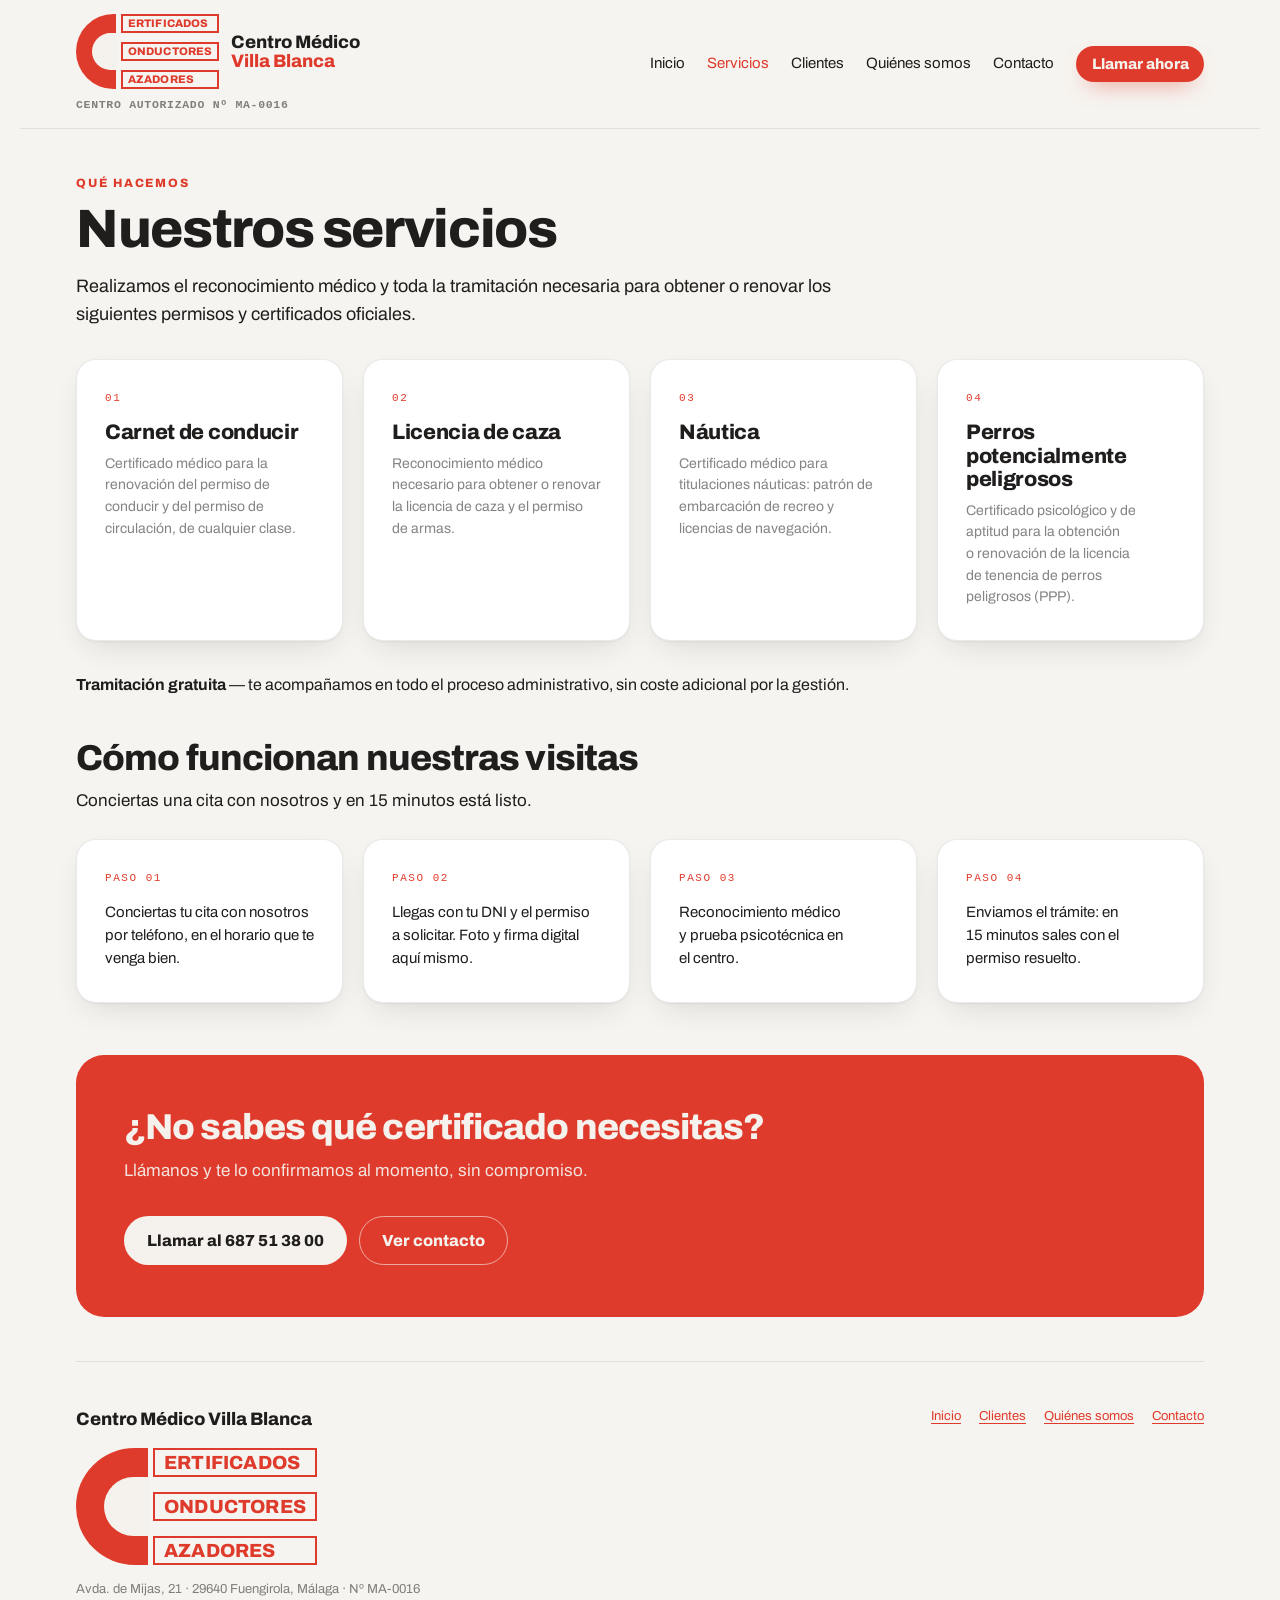
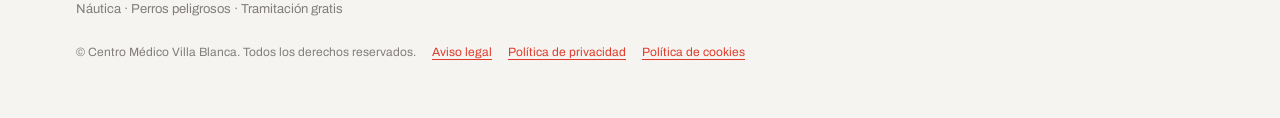
<file: servicios.html>
<!DOCTYPE html>
<html lang="es">
<head>
<meta charset="utf-8">
<meta name="viewport" content="width=device-width, initial-scale=1">
<title>Servicios — Centro Médico Villa Blanca</title>
<meta name="description" content="Certificados médicos oficiales: carnet de conducir, licencia de caza, titulaciones náuticas y perros potencialmente peligrosos.">
<link rel="stylesheet" href="styles.css">
<style>:root,html{--color-accent:#df3b2c!important;--color-accent-600:#c62d1f!important;--color-accent-700:#a32213!important;--color-bg:#f5f2ed!important;--color-surface:#ebe6df!important}html{scroll-behavior:smooth}body{margin:0;background:#f5f2ed!important}img{max-width:100%}.vb-shell{max-width:1180px;margin:0 auto;border-left:2px solid rgba(32,30,29,.4);border-right:2px solid rgba(32,30,29,.4)}.vb-x{padding-left:40px;padding-right:40px}.vb-top{display:flex;gap:20px;flex-wrap:wrap;align-items:center;justify-content:space-between;padding:8px 40px;background:#201e1d;color:#f5f2ed;font-size:12.5px;font-family:ui-monospace,monospace;letter-spacing:.03em}.vb-top a{color:#f5f2ed;text-decoration:none}.vb-head{position:sticky;top:0;z-index:5;background:#f5f2ed;flex-wrap:wrap}.vb-4{display:grid;grid-template-columns:repeat(4,1fr)}.vb-3{display:grid;grid-template-columns:repeat(3,1fr)}.vb-two{display:grid;grid-template-columns:1fr 1fr}.vb-half{border-right:2px solid rgba(32,30,29,.4)}.vb-cell{border-right:2px solid rgba(32,30,29,.4);border-bottom:2px solid rgba(32,30,29,.4);padding:30px 26px}.vb-num{font-family:ui-monospace,monospace;font-size:11px;letter-spacing:.1em;color:#df3b2c;margin-bottom:16px}.vb-img{min-height:430px;background:#ebe6df}.vb-img img{width:100%;height:100%;min-height:inherit;object-fit:cover}.vb-c{position:relative;flex:none;background:#df3b2c;border-radius:999px 0 0 999px}.vb-c::after{content:"";position:absolute;right:-1px;top:25%;width:62%;height:50%;background:#f5f2ed;border-radius:999px 0 0 999px}.vb-logo{display:flex;align-items:stretch;gap:5px}.vb-words{display:grid;gap:9px}.vb-word{border:2px solid #df3b2c;color:#df3b2c;font-family:Archivo,sans-serif;font-weight:800;line-height:1;letter-spacing:.01em;text-transform:uppercase;font-size:11px;padding:2px 5px}.vb-band{background:#df3b2c;color:#f5f2ed;padding:44px 40px;display:flex;gap:32px;justify-content:space-between;align-items:flex-end;flex-wrap:wrap}.vb-cta{display:flex;gap:12px;flex-wrap:wrap}.vb-cta .btn{font-size:16px;padding:14px 22px}@media(max-width:1000px){.vb-4{grid-template-columns:1fr 1fr}}@media(max-width:820px){.vb-4,.vb-3{grid-template-columns:1fr}.vb-two{grid-template-columns:1fr}.vb-half{border-right:0}}@media(max-width:640px){.vb-shell{border-left:0;border-right:0}.vb-x{padding-left:18px;padding-right:18px}.vb-top{padding:8px 18px;font-size:11px;gap:8px}.vb-head{position:static;padding:12px 18px}.vb-cell{padding:22px 18px}.vb-band{padding:32px 18px}.vb-img{min-height:250px}.vb-cta .btn{width:100%;justify-content:flex-start}}</style>
<link rel="stylesheet" href="modern.css">
</head>
<body>
<div class="vb-shell">

<header class="nav vb-head">
<div class="nav-brand vb-brand"><div class="vb-brand-row"><div class="vb-logo"><div class="vb-c" style="width:40px"></div><div class="vb-words"><div class="vb-word">ertificados</div><div class="vb-word">onductores</div><div class="vb-word">azadores</div></div></div><span style="line-height:1.05">Centro Médico<br><span style="color:#df3b2c">Villa Blanca</span></span></div><div class="vb-sello">Centro autorizado Nº MA-0016</div></div>
<nav style="display:flex;gap:22px;align-items:center;flex-wrap:wrap"><a href="index.html">Inicio</a><a href="servicios.html" aria-current="page">Servicios</a><a href="clientes.html">Clientes</a><a href="nosotros.html">Quiénes somos</a><a href="contacto.html">Contacto</a><a class="btn btn-primary" href="tel:+34687513800" style="color:#f5f2ed">Llamar ahora</a></nav>
</header>
<section>
<div class="vb-x" style="padding-top:48px;padding-bottom:30px"><h6 style="color:#df3b2c;margin-bottom:12px">Qué hacemos</h6><h1 style="font-size:clamp(30px,4.4vw,54px);margin-bottom:16px">Nuestros servicios</h1><p style="font-size:clamp(16px,2vw,18px);max-width:44em;margin:0">Realizamos el reconocimiento médico y toda la tramitación necesaria para obtener o renovar los siguientes permisos y certificados oficiales.</p></div>
<div class="vb-4" style="border-top:2px solid rgba(32,30,29,.4);margin-right:-2px">
<div class="vb-cell"><div class="vb-num">01</div><h3 style="font-size:21px">Carnet de conducir</h3><p class="text-muted" style="margin:0;font-size:14px">Certificado médico para la renovación del permiso de conducir y del permiso de circulación, de cualquier clase.</p></div>
<div class="vb-cell"><div class="vb-num">02</div><h3 style="font-size:21px">Licencia de caza</h3><p class="text-muted" style="margin:0;font-size:14px">Reconocimiento médico necesario para obtener o renovar la licencia de caza y el permiso de armas.</p></div>
<div class="vb-cell"><div class="vb-num">03</div><h3 style="font-size:21px">Náutica</h3><p class="text-muted" style="margin:0;font-size:14px">Certificado médico para titulaciones náuticas: patrón de embarcación de recreo y licencias de navegación.</p></div>
<div class="vb-cell"><div class="vb-num">04</div><h3 style="font-size:21px">Perros potencialmente peligrosos</h3><p class="text-muted" style="margin:0;font-size:14px">Certificado psicológico y de aptitud para la obtención o renovación de la licencia de tenencia de perros peligrosos (PPP).</p></div>
</div>
<p class="vb-x" style="padding-top:24px;padding-bottom:8px;margin:0;font-size:16px"><strong>Tramitación gratuita</strong> — te acompañamos en todo el proceso administrativo, sin coste adicional por la gestión.</p>
</section>
<section>
<div class="vb-x" style="padding-top:32px;padding-bottom:24px"><h2 style="font-size:clamp(24px,3vw,36px);margin:0 0 10px">Cómo funcionan nuestras visitas</h2><p style="font-size:17px;max-width:44em;margin:0">Conciertas una cita con nosotros y en 15 minutos está listo.</p></div>
<div class="vb-4" style="border-top:2px solid rgba(32,30,29,.4);margin-right:-2px">
<div class="vb-cell"><div class="vb-num">Paso 01</div><p style="margin:0;font-size:15px">Conciertas tu cita con nosotros por teléfono, en el horario que te venga bien.</p></div>
<div class="vb-cell"><div class="vb-num">Paso 02</div><p style="margin:0;font-size:15px">Llegas con tu DNI y el permiso a solicitar. Foto y firma digital aquí mismo.</p></div>
<div class="vb-cell"><div class="vb-num">Paso 03</div><p style="margin:0;font-size:15px">Reconocimiento médico y prueba psicotécnica en el centro.</p></div>
<div class="vb-cell"><div class="vb-num">Paso 04</div><p style="margin:0;font-size:15px">Enviamos el trámite: en 15 minutos sales con el permiso resuelto.</p></div>
</div>
</section>
<div class="vb-band">
<div><h3 style="font-size:clamp(22px,3vw,36px);margin-bottom:10px;max-width:20em">¿No sabes qué certificado necesitas?</h3><p style="margin:0;font-size:17px;max-width:38em;opacity:.92">Llámanos y te lo confirmamos al momento, sin compromiso.</p></div>
<div class="vb-cta"><a class="btn" href="tel:+34687513800" style="background:#f5f2ed;color:#201e1d">Llamar al 687 51 38 00</a><a class="btn" href="contacto.html" style="border-color:rgba(245,242,237,.6);color:#f5f2ed">Ver contacto</a></div>
</div>
<footer class="vb-x" style="border-top:2px solid rgba(32,30,29,.4);padding-top:32px;padding-bottom:32px;display:flex;gap:24px;justify-content:space-between;flex-wrap:wrap">
<div><div style="font-family:Archivo,sans-serif;font-weight:800;font-size:18px;margin-bottom:14px">Centro Médico Villa Blanca</div><div class="vb-logo" style="margin-bottom:14px"><div class="vb-c" style="width:72px"></div><div class="vb-words" style="gap:15px"><div class="vb-word" style="font-size:19px;padding:3px 9px">ertificados</div><div class="vb-word" style="font-size:19px;padding:3px 9px">onductores</div><div class="vb-word" style="font-size:19px;padding:3px 9px">azadores</div></div></div><div class="text-muted" style="font-size:13px">Avda. de Mijas, 21 · 29640 Fuengirola, Málaga · Nº MA-0016</div><div class="text-muted" style="font-size:13px">Náutica · Perros peligrosos · Tramitación gratis</div></div>
<div style="display:flex;gap:18px;flex-wrap:wrap;font-size:13px;align-content:flex-start"><a href="index.html">Inicio</a><a href="clientes.html">Clientes</a><a href="nosotros.html">Quiénes somos</a><a href="contacto.html">Contacto</a></div>
<div class="text-muted" style="font-size:12px;width:100%;display:flex;gap:16px;flex-wrap:wrap;align-items:baseline"><span>© Centro Médico Villa Blanca. Todos los derechos reservados.</span><a href="aviso-legal.html">Aviso legal</a><a href="politica-de-privacidad.html">Política de privacidad</a><a href="politica-de-cookies.html">Política de cookies</a></div>
</footer>
</div>
</body>
</html>
</file>
<file: styles.css>
/* Modernist — design-system tokens and component classes. This file is the source of truth for the system's look; retune it here and see readme.md. */
@import url('https://fonts.googleapis.com/css2?family=Archivo:wght@400;600;800&display=swap');

:root {
  --color-bg: #f3f2f2;
  --color-surface: #eae9e9;
  --color-text: #201e1d;
  --color-accent: #ec3013;
  --color-accent-2: #e15b47;
  --color-divider: color-mix(in srgb, #201e1d 40%, transparent);

  /* Tonal ramps — generated in OKLCH on one shared lightness scale, so the
     same step of any role matches the others in visual value. */
  --color-neutral-100: #f8f4f4;
  --color-neutral-200: #eae7e7;
  --color-neutral-300: #d7d3d3;
  --color-neutral-400: #bab6b6;
  --color-neutral-500: #9b9797;
  --color-neutral-600: #7d7979;
  --color-neutral-700: #605d5d;
  --color-neutral-800: #444141;
  --color-neutral-900: #2d2b2b;

  --color-accent-100: #fff2ef;
  --color-accent-200: #ffe0d9;
  --color-accent-300: #ffc4b8;
  --color-accent-400: #ff9783;
  --color-accent-500: #ff563c;
  --color-accent-600: #dd2b0f;
  --color-accent-700: #ae1800;
  --color-accent-800: #7c1405;
  --color-accent-900: #4d170e;

  --color-accent-2-100: #fff2ef;
  --color-accent-2-200: #ffe0da;
  --color-accent-2-300: #ffc4b9;
  --color-accent-2-400: #ff9784;
  --color-accent-2-500: #ef6853;
  --color-accent-2-600: #c94b39;
  --color-accent-2-700: #9e3526;
  --color-accent-2-800: #71261b;
  --color-accent-2-900: #471d16;

  --font-heading: "Archivo", system-ui, sans-serif;
  --font-heading-weight: 800;
  --font-body: "Archivo", system-ui, sans-serif;

  --space-1: 4.0px;
  --space-2: 8.0px;
  --space-3: 12.0px;
  --space-4: 16.0px;
  --space-6: 24.0px;
  --space-8: 32.0px;

  --radius-sm: 0px;
  --radius-md: 0px;
  --radius-lg: 0px;

  /* Elevation — derived from the ground: soft ink-tinted shadows on a
     light theme, a hairline edge + ambient darkness on a dark one. */
  --shadow-sm: 0 1px 2px color-mix(in srgb, #2d2b2b 14%, transparent);
  --shadow-md: 0 3px 10px color-mix(in srgb, #2d2b2b 16%, transparent);
  --shadow-lg: 0 12px 32px color-mix(in srgb, #2d2b2b 22%, transparent);
}

body {
  background: var(--color-bg);
  color: var(--color-text);
  font-family: var(--font-body);
}
h1, h2, h3, h4 { font-family: var(--font-heading); font-weight: var(--font-heading-weight); }

.grayscale{filter:grayscale(1) contrast(1.08)}

/* ══════════════════════════════════════════════════════════════════════════
   Components — built with the tokens above. Plain CSS
   on plain HTML: no JavaScript, no build step. Each class is documented in
   readme.md and demonstrated in foundations/ and components/.
   ══════════════════════════════════════════════════════════════════════ */

*, *::before, *::after { box-sizing: border-box; }
body { margin: 0; font-size: 15px; line-height: 1.55; font-weight: 400; }
h1, h2, h3, h4, h5, h6 {
  font-family: var(--font-heading); font-weight: var(--font-heading-weight);
  line-height: 1.12; letter-spacing: -0.015em; margin: 0 0 var(--space-2);
}
h1 { font-size: 42px; }
h2 { font-size: 32px; }
h3 { font-size: 25px; }
h4 { font-size: 20px; }
h5 { font-size: 16px; }
h6 { font-size: 13px; }
h6 { letter-spacing: 0.08em; text-transform: uppercase; }
p { margin: 0 0 var(--space-3); }
a { color: var(--color-accent); text-underline-offset: 3px; }
img { display: block; max-width: 100%; }
figure { margin: 0; }
figcaption {
  font-size: 11px; margin-top: var(--space-1);
  color: color-mix(in srgb, var(--color-text) 55%, transparent);
}
.text-muted { color: color-mix(in srgb, var(--color-text) 55%, transparent); }
:focus { outline: none; }
:focus-visible { outline: 2px solid var(--color-accent); outline-offset: 2px; }
::selection { background: color-mix(in srgb, var(--color-accent) 30%, transparent); }

/* — rules — */
.hr {
  height: 2px; border: 0; margin: var(--space-4) 0;
  background: var(--color-divider);
}

/* — buttons — */
.btn {
  display: inline-flex; align-items: center; justify-content: center; gap: 6px;
  cursor: pointer; text-decoration: none;
  font-family: var(--font-heading); font-weight: var(--font-heading-weight);
  font-size: 14px; line-height: 1.2; color: var(--color-text); /* matches the .input's 14px —
     the pair sits side by side in sign-up rows */
  background: transparent; border: 1px solid transparent;
  padding: var(--space-2) calc(var(--space-3) * 1.2);
  border-radius: var(--radius-md);
}
.btn svg { display: block; }
.btn:disabled { opacity: 0.45; cursor: not-allowed; }
.btn-primary { background: var(--color-accent); color: var(--color-bg); }
.btn-primary:hover { background: var(--color-accent-600); }
.btn-primary:active { background: var(--color-accent-700); }
.btn-secondary { border-color: var(--color-divider); }
.btn-secondary:hover { background: color-mix(in srgb, var(--color-text) 7%, transparent); }
.btn-secondary:active { background: color-mix(in srgb, var(--color-text) 14%, transparent); }
.btn-ghost { color: var(--color-accent); padding-inline: var(--space-1); }
.btn-ghost:hover { background: color-mix(in srgb, var(--color-accent) 10%, transparent); }
.btn-ghost:active { background: color-mix(in srgb, var(--color-accent) 18%, transparent); }
.btn-icon { width: 36px; height: 36px; padding: 0; }
.btn-block { width: 100%; margin-top: var(--space-2); justify-content: flex-start; text-align: left; }

/* — forms — */
.field > label {
  display: block; font-size: 12px; margin-bottom: 5px;
  color: color-mix(in srgb, var(--color-text) 70%, transparent);
}
.input {
  width: 100%; min-height: 36px; padding: 6px 10px; font: inherit;
  font-size: 14px; color: var(--color-text); caret-color: var(--color-accent);
  background: var(--color-surface);
  border: 1px solid var(--color-divider); border-radius: var(--radius-md);
}
.input:hover { border-color: color-mix(in srgb, var(--color-text) 45%, transparent); }
.input:focus-visible { border-color: var(--color-accent); outline-offset: 0; }
textarea.input { min-height: 90px; resize: vertical; }
.radio { display: inline-flex; align-items: center; gap: 8px; cursor: pointer; font-size: 14px; }
.radio input, .seg-opt input {
  position: absolute; opacity: 0; width: 0; height: 0; pointer-events: none;
}
.radio .dot {
  width: 16px; height: 16px; flex: none; border-radius: 50%;
  border: 1.5px solid var(--color-divider);
}
.radio:hover .dot { border-color: var(--color-accent); }
.radio input:checked + .dot {
  border-color: var(--color-accent); background: var(--color-accent);
  box-shadow: inset 0 0 0 4px var(--color-bg);
}
.radio input:focus-visible + .dot { outline: 2px solid var(--color-accent); outline-offset: 2px; }
.seg {
  display: inline-flex; overflow: hidden;
  border: 1px solid var(--color-divider); border-radius: var(--radius-md);
}
.seg-opt {
  display: inline-flex; align-items: center; gap: 6px;
  padding: 7px 12px; font-size: 13px; cursor: pointer;
}
.seg-opt + .seg-opt { border-left: 1px solid var(--color-divider); }
.seg-opt:has(input:checked) { background: var(--color-accent); color: var(--color-bg); }
.seg-opt:not(:has(input:checked)):hover { background: color-mix(in srgb, var(--color-text) 7%, transparent); }
.seg-opt:has(input:focus-visible) { outline: 2px solid var(--color-accent); outline-offset: -2px; }

/* — cards — */
.card {
  display: flex; flex-direction: column; gap: var(--space-2);
  padding: var(--space-3); border-radius: var(--radius-md); background: var(--color-surface);
}
.card-kicker { font-size: 10px; letter-spacing: 0.1em; text-transform: uppercase; color: var(--color-accent); }
.card-title {
  font-family: var(--font-heading); font-weight: var(--font-heading-weight);
  font-size: 17px; line-height: 1.2;
}
.card-body { margin: 0; font-size: 13px; opacity: 0.8; flex: 1; }
.card-meta {
  display: flex; align-items: center; gap: 6px; font-size: 11px;
  color: color-mix(in srgb, var(--color-text) 50%, transparent);
}
.elev-sm { box-shadow: var(--shadow-sm); }
.elev-md { box-shadow: var(--shadow-md); }
.elev-lg { box-shadow: var(--shadow-lg); }

/* — tags — */
.tag {
  display: inline-flex; align-items: center; font-size: 11px;
  letter-spacing: 0.02em; padding: 3px 10px;
  border-radius: calc(var(--radius-md) * 0.75);
}
.tag-accent { background: var(--color-accent-100); color: var(--color-accent-800); }
.tag-accent-2 { background: var(--color-accent-2-100); color: var(--color-accent-2-800); }
.tag-neutral { background: var(--color-neutral-100); color: var(--color-neutral-800); }
.tag-outline { border: 1px solid var(--color-accent); color: var(--color-accent); }

/* — navigation — */
.nav {
  display: flex; align-items: center; gap: var(--space-4);
  padding: var(--space-3) var(--space-4);
  border-bottom: 2px solid var(--color-divider);
}
.nav-brand {
  font-family: var(--font-heading); font-weight: var(--font-heading-weight);
  font-size: 18px; margin-right: auto;
}
.nav a { color: inherit; text-decoration: none; font-size: 14px; }
.nav a:hover, .nav a[aria-current='page'] { color: var(--color-accent); }

/* — tables — */
.table { width: 100%; border-collapse: collapse; font-size: 14px; }
.table th {
  text-align: left; font-size: 11px; letter-spacing: 0.08em; text-transform: uppercase;
  color: color-mix(in srgb, var(--color-text) 60%, transparent);
  padding: var(--space-2); border-bottom: 2px solid var(--color-divider);
}
.table td {
  padding: var(--space-2);
  border-bottom: 1px solid var(--color-divider);
}
.table tbody tr:hover { background: color-mix(in srgb, var(--color-text) 4%, transparent); }

/* — dialog — */
.dialog-backdrop {
  position: fixed; inset: 0; display: grid; place-items: center;
  padding: var(--space-4);
  background: color-mix(in srgb, var(--color-neutral-900) 50%, transparent);
}
.dialog {
  width: min(440px, 100%); display: flex; flex-direction: column; gap: var(--space-3);
  padding: var(--space-4); border-radius: var(--radius-lg);
  background: var(--color-surface); box-shadow: var(--shadow-lg);
}
.dialog-title {
  font-family: var(--font-heading); font-weight: var(--font-heading-weight);
  font-size: 20px;
}
.dialog-body { font-size: 14px; opacity: 0.85; }
.dialog-actions { display: flex; justify-content: flex-end; gap: var(--space-2); margin-top: var(--space-2); }
</file>
<file: modern.css>
/* Capa "moderna": más aire y tarjetas suaves sobre la rejilla original */
:root{--vb-ink:#201e1d;--vb-card:#fff;--vb-line:rgba(32,30,29,.09);--vb-shadow:0 1px 2px rgba(32,30,29,.05),0 12px 32px -12px rgba(32,30,29,.16)}
body{background:#f6f4f0!important;-webkit-font-smoothing:antialiased}
.vb-shell{max-width:1240px;border-left:0!important;border-right:0!important}
.vb-x{padding-left:56px;padding-right:56px}
.vb-top{background:transparent!important;color:rgba(32,30,29,.62)!important;padding:14px 56px!important;font-size:12px;letter-spacing:.06em;text-transform:uppercase}
.vb-top a{color:rgba(32,30,29,.62)!important}
.vb-top a:hover{color:#df3b2c!important}
.vb-head{background:rgba(246,244,240,.86)!important;backdrop-filter:saturate(1.4) blur(14px);border-bottom:1px solid var(--vb-line);padding-top:14px!important;padding-bottom:14px!important;padding-left:56px!important;padding-right:56px!important}
.vb-head nav a{font-size:15px}
/* fuera todas las líneas duras de la rejilla */
.vb-shell section,.vb-shell footer,.vb-half,.vb-4,.vb-3,.vb-two{border:0!important}
.vb-4,.vb-3,.vb-two{gap:20px;margin-right:0!important;padding:0 56px 8px}
.vb-hero{gap:40px;align-items:center;padding:0 56px}
.vb-hero>.vb-x{padding-left:0!important;padding-right:0!important;padding-top:64px!important;padding-bottom:56px!important}
.vb-two>.vb-x{padding-left:0!important;padding-right:0!important}
/* tarjetas */
.vb-cell{border:1px solid var(--vb-line)!important;border-radius:20px;background:var(--vb-card);padding:30px 28px 32px!important;box-shadow:var(--vb-shadow);transition:transform .25s ease,box-shadow .25s ease}
.vb-cell:hover{transform:translateY(-3px);box-shadow:0 1px 2px rgba(32,30,29,.05),0 22px 44px -14px rgba(32,30,29,.22)}
.vb-cell h3{letter-spacing:-.015em}
.vb-num{color:#df3b2c;font-size:11px;letter-spacing:.14em;text-transform:uppercase;margin-bottom:14px!important}
/* titulares con algo más de aire y tracking cerrado */
h1,h2,h3{letter-spacing:-.025em;text-wrap:pretty}
h1{line-height:1.02}
h6{letter-spacing:.16em;text-transform:uppercase;font-size:12px}
p{text-wrap:pretty}
/* imágenes y mapa */
.vb-img{border-radius:24px;overflow:hidden;box-shadow:var(--vb-shadow)}
.vb-img img{border-radius:24px}
.vb-map{border-radius:24px;box-shadow:var(--vb-shadow)}
/* franja de llamada */
.vb-band{border-radius:28px;margin:44px 56px;padding:52px 48px!important}
/* botones */
.btn{border-radius:999px!important;transition:transform .2s ease,box-shadow .2s ease,background .2s ease}
.btn-primary{box-shadow:0 10px 24px -12px rgba(223,59,44,.75)}
.btn:hover{transform:translateY(-1px)}
/* listas de la portada como pastillas */
.vb-shell section>.vb-x>ul[style*="display:flex"]{gap:10px!important}
.vb-shell section>.vb-x>ul[style*="display:flex"] li{border:1px solid var(--vb-line);background:var(--vb-card);border-radius:999px;padding:9px 16px;font-size:14px}
/* listas con filas separadas (Quiénes somos) */
.vb-shell ul[style*="border-top"]{border-top:1px solid var(--vb-line)!important}
.vb-shell ul[style*="border-top"] li{border-bottom-color:var(--vb-line)!important}
/* pie */
.vb-shell footer{border-top:1px solid var(--vb-line)!important;margin:0 56px;padding-top:44px!important;padding-bottom:56px!important;padding-left:0!important;padding-right:0!important}
@media(max-width:820px){.vb-hero,.vb-4,.vb-3,.vb-two{padding-left:32px;padding-right:32px}.vb-band{margin:32px}.vb-x{padding-left:32px;padding-right:32px}.vb-head,.vb-top{padding-left:32px!important;padding-right:32px!important}.vb-shell footer{margin:0 32px}}
@media(max-width:640px){.vb-hero,.vb-4,.vb-3,.vb-two{padding-left:18px;padding-right:18px;gap:14px}.vb-x{padding-left:18px;padding-right:18px}.vb-head,.vb-top{padding-left:18px!important;padding-right:18px!important}.vb-band{margin:24px 18px;padding:34px 26px!important;border-radius:22px}.vb-shell footer{margin:0 18px}.vb-hero>.vb-x{padding-top:36px!important;padding-bottom:32px!important}.vb-img,.vb-img img,.vb-map{border-radius:18px}}

/* sello de centro autorizado, bajo el logotipo */
.vb-brand{display:flex!important;flex-direction:column;align-items:flex-start;gap:7px}
.vb-brand-row{display:flex;align-items:center;gap:12px}
.vb-sello{font-family:ui-monospace,monospace;font-size:11.5px;letter-spacing:.06em;text-transform:uppercase;color:rgba(32,30,29,.55)}
@media(max-width:640px){.vb-2r{grid-template-columns:1fr!important;padding-left:18px!important;padding-right:18px!important;gap:14px!important}.vb-sello{font-size:10.5px}}
@media(max-width:820px) and (min-width:641px){.vb-2r{padding-left:32px!important;padding-right:32px!important}}
</file>
